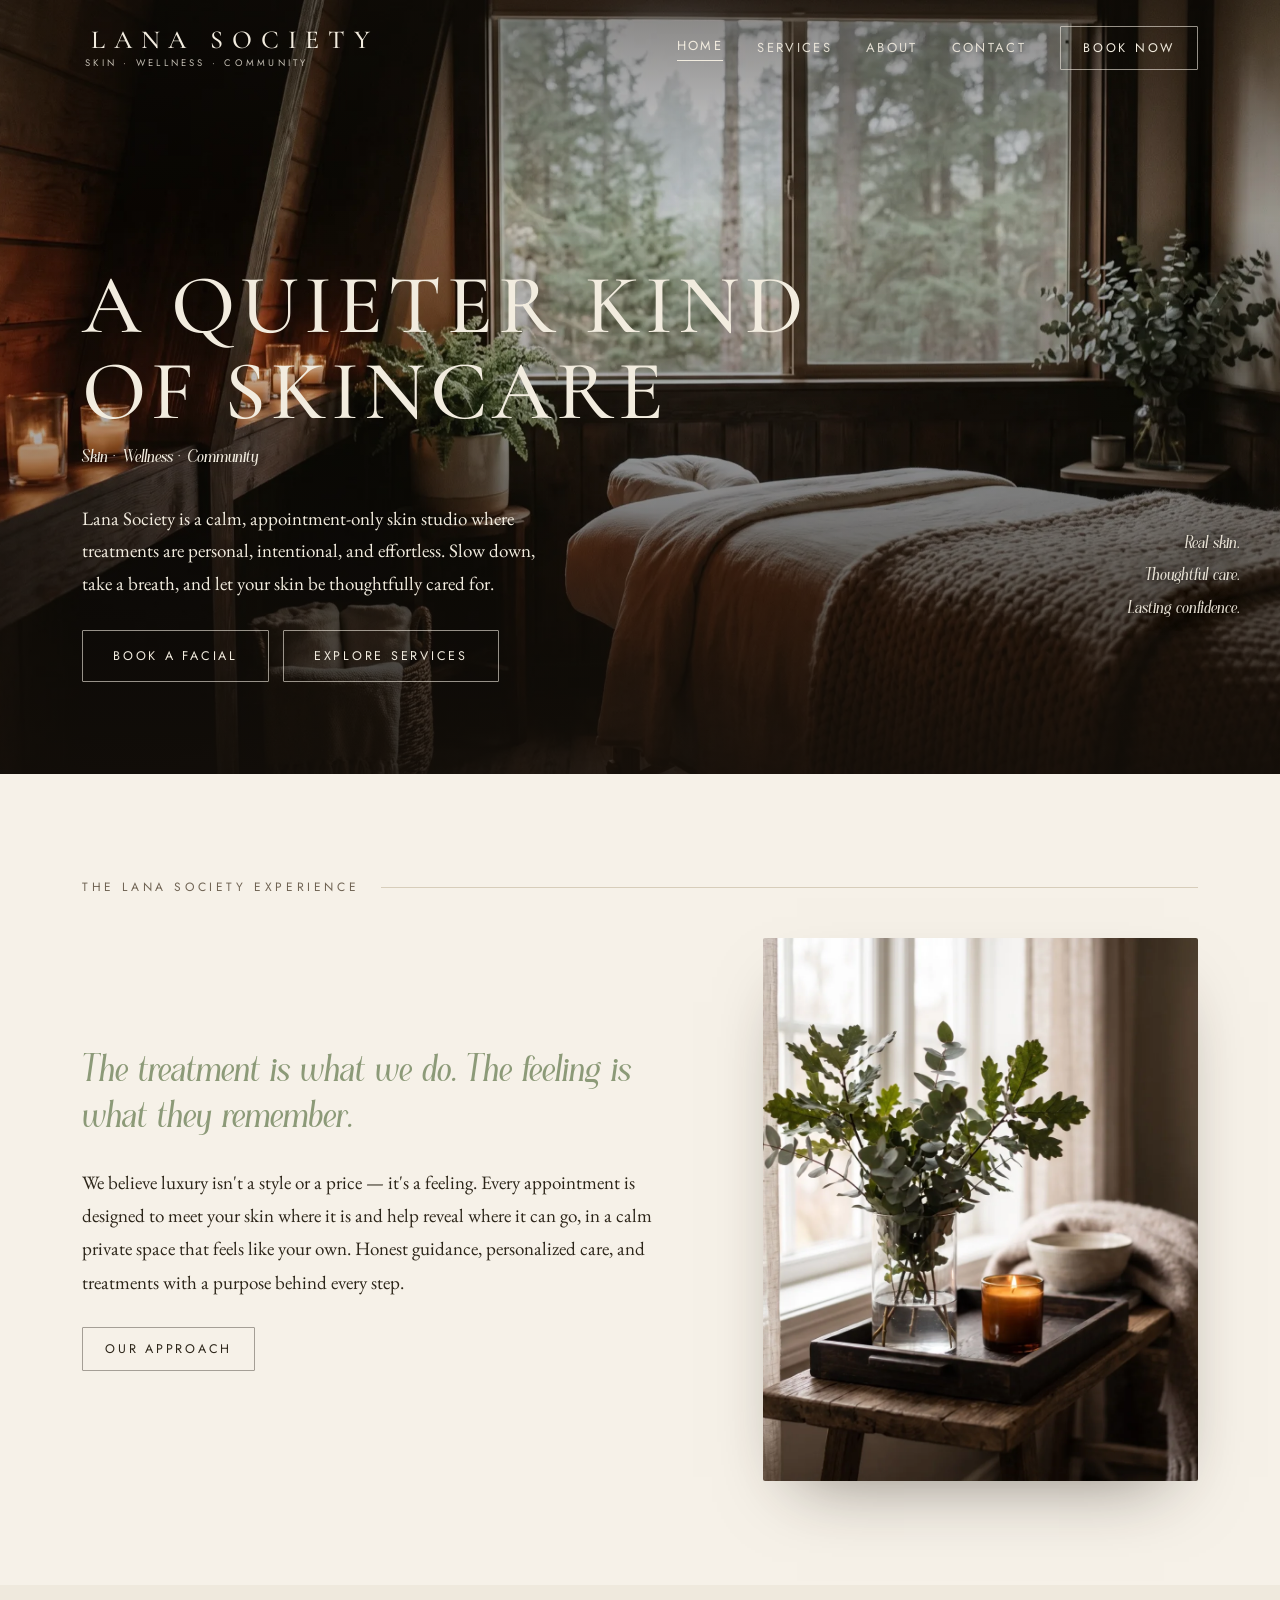
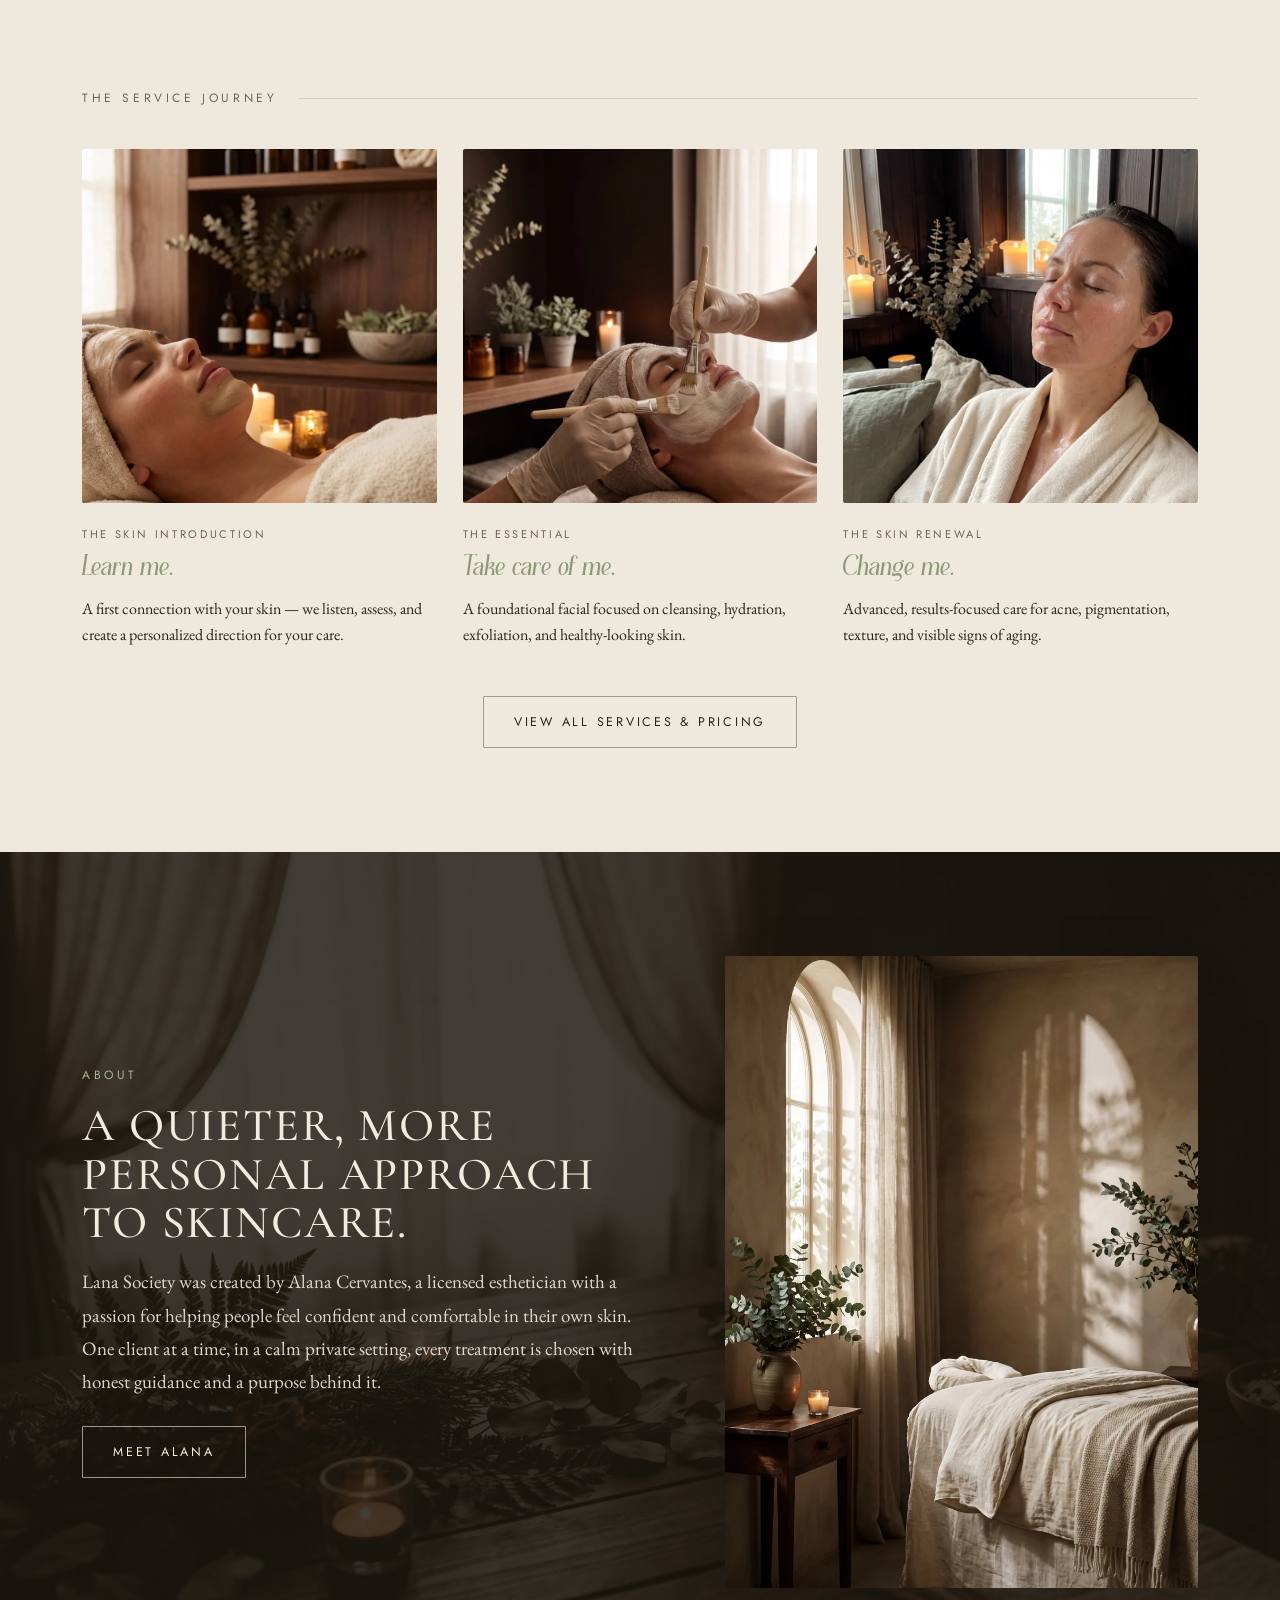
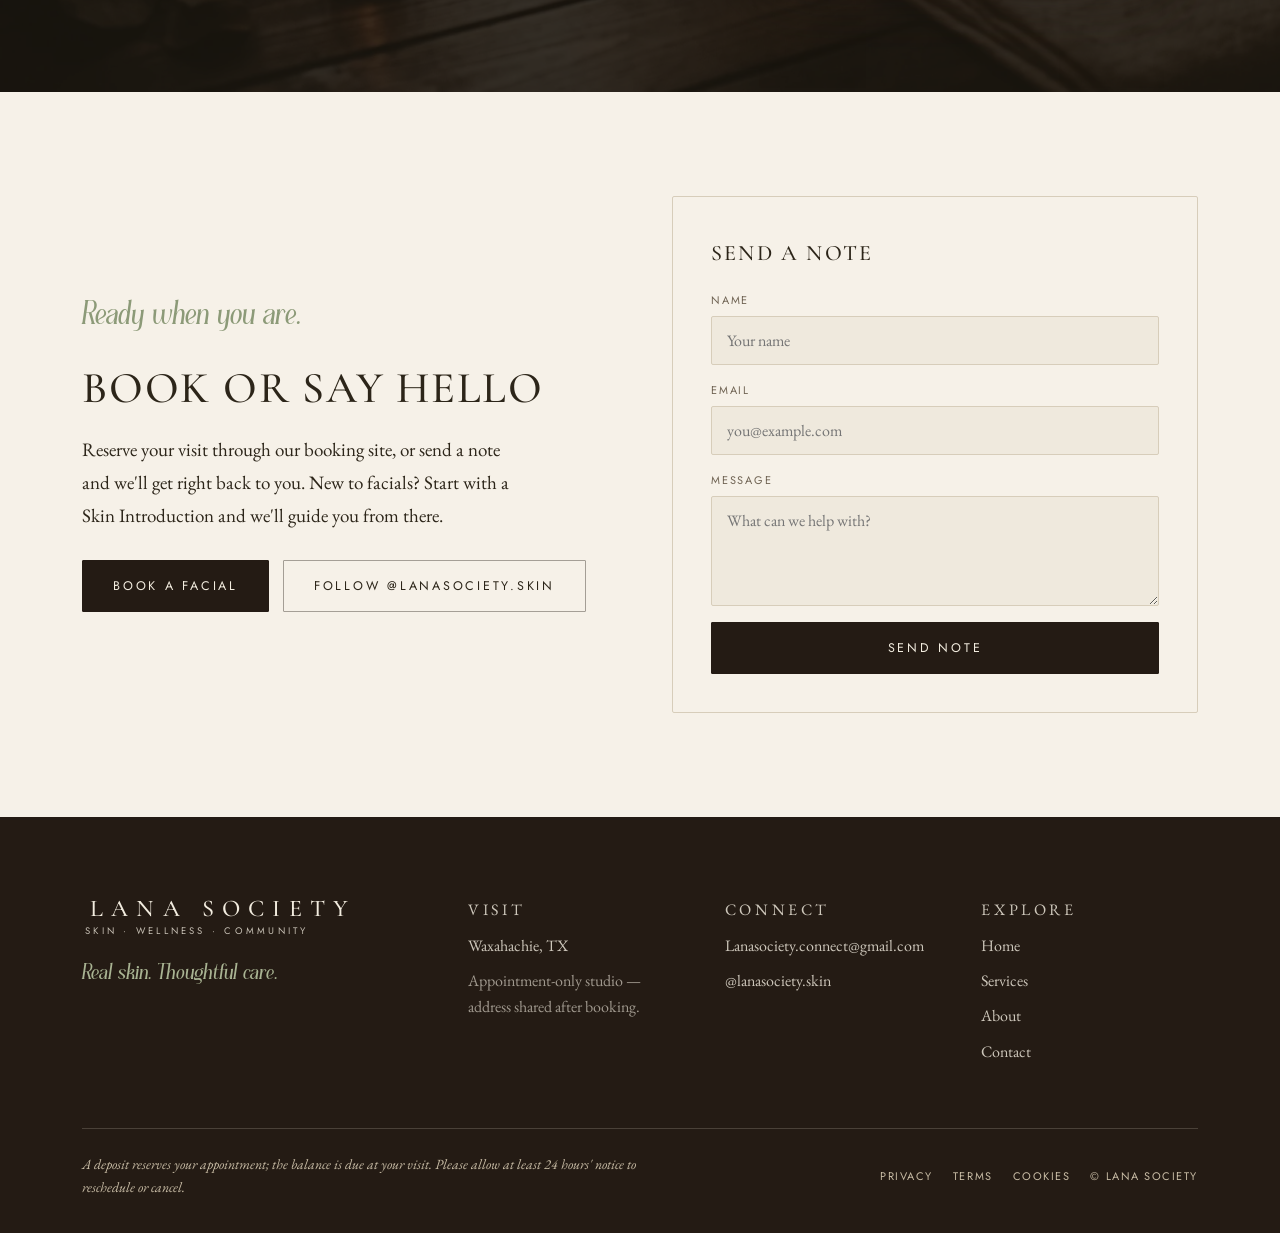
<file: index.html>
<!DOCTYPE html>
<html lang="en">
<head>
  <meta charset="utf-8">
  <meta name="viewport" content="width=device-width, initial-scale=1">
  <title>Lana Society — Skin Studio | Waxahachie · Dallas · DFW TX</title>
  <meta name="description" content="Lana Society is a calm, appointment-only skin studio serving Waxahachie, Dallas and the DFW area. Personalized facials, enhancements and brow services — real skin, thoughtful care, lasting confidence.">
  <link rel="canonical" href="https://www.lanasociety.com/">

  <!-- Open Graph -->
  <meta property="og:type" content="website">
  <meta property="og:url" content="https://www.lanasociety.com/">
  <meta property="og:title" content="Lana Society — Skin Studio | Waxahachie · Dallas · DFW TX">
  <meta property="og:description" content="A calm, appointment-only skin studio. Personalized facials, enhancements and brow services. Real skin, thoughtful care, lasting confidence.">
  <meta property="og:site_name" content="Lana Society">
  <meta property="og:locale" content="en_US">
  <meta property="og:image" content="https://www.lanasociety.com/assets/og-image.jpg">
  <meta property="og:image:width" content="1200">
  <meta property="og:image:height" content="630">
  <meta property="og:image:alt" content="Lana Society — a calm, candlelit spa treatment room">
  <meta name="twitter:card" content="summary_large_image">
  <meta name="twitter:title" content="Lana Society — Skin Studio | Waxahachie · Dallas TX">
  <meta name="twitter:description" content="A calm, appointment-only skin studio. Personalized facials, enhancements and brow services.">
  <meta name="twitter:image" content="https://www.lanasociety.com/assets/og-image.jpg">

  <!-- Geo -->
  <meta name="geo.region" content="US-TX">
  <meta name="geo.placename" content="Waxahachie, Texas">
  <meta name="geo.position" content="32.3868;-96.8486">
  <meta name="ICBM" content="32.3868, -96.8486">

  <!-- Local Business JSON-LD -->
  <script type="application/ld+json">
  {
    "@context": "https://schema.org",
    "@type": "BeautySalon",
    "name": "Lana Society",
    "description": "Boutique skin studio offering personalized facials, enhancements and brow services.",
    "url": "https://www.lanasociety.com/",
    "email": "Lanasociety.connect@gmail.com",
    "priceRange": "$$",
    "currenciesAccepted": "USD",
    "paymentAccepted": "Credit Card, Debit Card",
    "founder": { "@type": "Person", "name": "Alana Cervantes" },
    "sameAs": ["https://instagram.com/lanasociety.skin"],
    "address": { "@type": "PostalAddress", "addressLocality": "Waxahachie", "addressRegion": "TX", "addressCountry": "US" },
    "areaServed": [
      {"@type": "City", "name": "Waxahachie", "addressRegion": "TX"},
      {"@type": "City", "name": "Dallas", "addressRegion": "TX"},
      {"@type": "City", "name": "Duncanville", "addressRegion": "TX"},
      {"@type": "City", "name": "Cedar Hill", "addressRegion": "TX"},
      {"@type": "City", "name": "Midlothian", "addressRegion": "TX"},
      {"@type": "City", "name": "DeSoto", "addressRegion": "TX"},
      {"@type": "City", "name": "Red Oak", "addressRegion": "TX"},
      {"@type": "City", "name": "Ennis", "addressRegion": "TX"}
    ],
    "serviceType": ["Facial","Dermaplaning","Microdermabrasion","LED Light Therapy","Brow Lamination","Brow Tint","Skincare Consultation"]
  }
  </script>

  <link rel="icon" type="image/svg+xml" href="data:image/svg+xml,%3Csvg xmlns='http://www.w3.org/2000/svg' viewBox='0 0 72 120'%3E%3Cpath fill-rule='evenodd' clip-rule='evenodd' d='M44 56C43.4338 56 42.8738 56.0213 42.3164 56.0569C41.8978 56.0836 41.5058 56.2693 41.2071 56.5653C39.0702 58.6773 36.8018 60.6338 34.4684 62.44C33.7849 62.9698 34.1716 64.0658 35.0356 64.0231C36.3529 63.96 37.7049 64.0249 39.0809 64.2382C48.0996 65.6364 55.144 73.1396 55.9244 82.2338C56.9396 94.0747 47.6293 104 36 104C25.2996 104 16.5618 95.5964 16.0258 85.0293C16.0133 84.6871 16 84.3449 16 84V73.6684V61.4427C22.0284 57.9431 28.3067 53.5156 33.6916 48.0818C41.8551 39.8427 47.9609 29.288 48 16.1271C48.0258 7.26222 40.832 -0.00266593 31.9662 7.3389e-07C26.4098 0.00177851 21.712 0.432001 17.7733 1.09333C7.50578 2.81511 0 11.72 0 22.1298V46.0231C0 46.7262 0.778667 47.1591 1.368 46.7751C6.37511 43.5129 11.6036 39.464 15.7742 34.7573C15.9209 34.5929 16 34.3787 16 34.1582V24C16 22.8293 16.2578 21.7209 16.7093 20.7191C18.04 17.7671 21.1031 15.7636 24.6071 16.0222C28.8836 16.3387 32.0782 20.1253 31.9956 24.4133C31.9458 27.0169 31.4222 29.5236 30.5378 31.9262C27.9538 38.9467 22.2507 45.0649 16 50.0213C10.5004 54.3822 4.58489 57.8436 0 60.2311V69.1751V80V84V88C0 105.673 14.3271 120 32 120H36C37.3529 120 38.6862 119.919 40 119.773C57.9991 117.783 72 102.53 72 84C72 68.536 59.464 56 44 56' fill='%23241b14'/%3E%3C/svg%3E">
  <link rel="preconnect" href="https://fonts.googleapis.com">
  <link rel="preconnect" href="https://fonts.gstatic.com" crossorigin>
  <link href="https://fonts.googleapis.com/css2?family=Cormorant+Garamond:ital,wght@0,400;0,500;0,600;1,400;1,500&family=EB+Garamond:ital,wght@0,400;0,500;1,400&family=Jost:wght@300;400;500&family=Petit+Formal+Script&display=swap" rel="stylesheet">
  <link rel="stylesheet" href="assets/styles.css">
</head>
<body>
  <a class="skip-link" href="#main">Skip to content</a>

  <!-- NAV -->
  <header class="nav" id="nav">
    <div class="nav-inner">
      <a href="index.html" class="brand" aria-label="Lana Society — home">
        <span class="brand-name">Lana Society</span>
        <span class="brand-sub">Skin · Wellness · Community</span>
      </a>
      <nav class="nav-links" aria-label="Primary">
        <a href="index.html" class="active">Home</a>
        <a href="services.html">Services</a>
        <a href="about.html">About</a>
        <a href="#contact">Contact</a>
        <button class="btn btn-ghost btn-sm" onclick="book()">Book Now</button>
      </nav>
      <button class="burger" aria-label="Open menu" onclick="toggleMenu()">
        <svg width="20" height="20" viewBox="0 0 24 24" fill="none" stroke="currentColor" stroke-width="1.5" stroke-linecap="round"><path d="M4 7h16M4 12h16M4 17h16"/></svg>
      </button>
    </div>
  </header>
  <div class="mobile-menu" id="mobile-menu">
    <button class="mobile-close" aria-label="Close menu" onclick="closeMobileMenu()">
      <svg width="18" height="18" viewBox="0 0 24 24" fill="none" stroke="currentColor" stroke-width="1.5" stroke-linecap="round"><path d="M18 6 6 18M6 6l12 12"/></svg>
    </button>
    <a href="index.html" onclick="closeMobileMenu()">Home</a>
    <a href="services.html" onclick="closeMobileMenu()">Services</a>
    <a href="about.html" onclick="closeMobileMenu()">About</a>
    <a href="#contact" onclick="closeMobileMenu()">Contact</a>
    <button class="btn btn-ghost" onclick="book()">Book Now</button>
  </div>

  <main id="main">

  <!-- HERO -->
  <section class="hero">
    <div class="hero-bg"><img src="assets/hero-facial.webp" alt="Candlelit spa treatment room overlooking an evergreen forest at dusk"></div>
    <p class="hero-tag">Real skin.<br>Thoughtful care.<br>Lasting confidence.</p>
    <div class="hero-inner">
      <h1 data-reveal>A Quieter Kind<br>of Skincare</h1>
      <p class="hero-script" data-reveal>Skin · Wellness · Community</p>
      <p data-reveal>Lana Society is a calm, appointment-only skin studio where treatments are personal, intentional, and effortless. Slow down, take a breath, and let your skin be thoughtfully cared for.</p>
      <div class="hero-btns" data-reveal>
        <button class="btn btn-ghost" onclick="book()">Book a facial</button>
        <a class="btn btn-ghost" href="services.html">Explore services</a>
      </div>
    </div>
  </section>

  <!-- PHILOSOPHY -->
  <section class="experience">
    <div class="wrap sec">
      <div class="section-head" data-reveal>
        <span class="eyebrow">The Lana Society Experience</span>
        <hr class="rule">
      </div>
      <div class="experience-grid">
        <div data-reveal>
          <p class="experience-quote">The treatment is what we do. The feeling is what they remember.</p>
          <p class="lead">We believe luxury isn't a style or a price — it's a feeling. Every appointment is designed to meet your skin where it is and help reveal where it can go, in a calm private space that feels like your own. Honest guidance, personalized care, and treatments with a purpose behind every step.</p>
          <div style="margin-top:28px;"><a class="btn btn-outline-ink btn-sm" href="about.html">Our approach</a></div>
        </div>
        <div class="experience-media" data-reveal>
          <img src="assets/still-oak-candle.webp" alt="Glass vase of oak branches beside a lit candle on a dark wooden tray">
        </div>
      </div>
    </div>
  </section>

  <!-- FEATURED SERVICES -->
  <section class="wrap sec">
    <div class="section-head" data-reveal>
      <span class="eyebrow">The Service Journey</span>
      <hr class="rule">
    </div>
    <div class="journey">
      <article class="jcard" data-reveal>
        <div class="jcard-img"><img src="assets/treatment-eyes-closed.webp" alt="Woman relaxing with eyes closed during a facial"></div>
        <div class="jcard-kicker">The Skin Introduction</div>
        <p class="jcard-title">Learn me.</p>
        <p class="jcard-body">A first connection with your skin — we listen, assess, and create a personalized direction for your care.</p>
      </article>
      <article class="jcard" data-reveal>
        <div class="jcard-img"><img src="assets/treatment-mask-brush.webp" alt="Esthetician applying a facial mask with a brush"></div>
        <div class="jcard-kicker">The Essential</div>
        <p class="jcard-title">Take care of me.</p>
        <p class="jcard-body">A foundational facial focused on cleansing, hydration, exfoliation, and healthy-looking skin.</p>
      </article>
      <article class="jcard" data-reveal>
        <div class="jcard-img"><img src="assets/treatment-glow.webp" alt="Close-up of radiant, glowing skin after a facial"></div>
        <div class="jcard-kicker">The Skin Renewal</div>
        <p class="jcard-title">Change me.</p>
        <p class="jcard-body">Advanced, results-focused care for acne, pigmentation, texture, and visible signs of aging.</p>
      </article>
    </div>
    <div style="text-align:center;margin-top:48px;" data-reveal>
      <a class="btn btn-outline-ink" href="services.html">View all services &amp; pricing</a>
    </div>
  </section>

  <!-- ABOUT TEASER -->
  <section class="band-dark sec">
    <div class="band-bg"><img src="assets/band-forest.webp" alt=""></div>
    <div class="wrap">
      <div class="about-grid">
        <div data-reveal>
          <div class="eyebrow on-dark" style="margin-bottom:16px;">About</div>
          <h2 class="h2" style="color:var(--cream-fg);margin-bottom:18px;">A quieter, more personal approach to skincare.</h2>
          <p class="lead" style="color:var(--cream-fg);opacity:.9;">Lana Society was created by Alana Cervantes, a licensed esthetician with a passion for helping people feel confident and comfortable in their own skin. One client at a time, in a calm private setting, every treatment is chosen with honest guidance and a purpose behind it.</p>
          <div style="margin-top:28px;"><a class="btn btn-ghost" href="about.html">Meet Alana</a></div>
        </div>
        <div class="experience-media" data-reveal style="aspect-ratio:3/4;">
          <img src="assets/about-room-arch.webp" alt="Calm treatment room with an arched window and soft leaf shadows">
        </div>
      </div>
    </div>
  </section>

  <!-- CONTACT -->
  <section class="contact" id="contact">
    <div class="wrap sec">
      <div class="contact-grid">
        <div data-reveal>
          <span class="script">Ready when you are.</span>
          <h2>Book or Say Hello</h2>
          <p class="lead" style="margin:0 0 28px;max-width:440px;">Reserve your visit through our booking site, or send a note and we'll get right back to you. New to facials? Start with a Skin Introduction and we'll guide you from there.</p>
          <div class="hero-btns">
            <button class="btn btn-solid" onclick="book()">Book a facial</button>
            <a class="btn btn-outline-ink" href="https://instagram.com/lanasociety.skin" target="_blank" rel="noopener">Follow @lanasociety.skin</a>
          </div>
        </div>
        <div class="form-card" data-reveal>
          <form id="contact-form" onsubmit="submitContact(event)">
            <input type="hidden" name="access_key" value="983c66e5-e865-4ba7-bd61-35aeb88d0c50">
            <input type="hidden" name="subject" value="New Inquiry — Lana Society">
            <input type="hidden" name="from_name" value="Lana Society Website">
            <input type="hidden" name="replyto" value="Lanasociety.connect@gmail.com">
            <input type="checkbox" name="botcheck" style="display:none" tabindex="-1" autocomplete="off">
            <h3>Send a Note</h3>
            <div class="field">
              <label for="c-name">Name</label>
              <input id="c-name" name="name" type="text" placeholder="Your name" required>
            </div>
            <div class="field">
              <label for="c-email">Email</label>
              <input id="c-email" name="email" type="email" placeholder="you@example.com" required>
            </div>
            <div class="field">
              <label for="c-msg">Message</label>
              <textarea id="c-msg" name="message" placeholder="What can we help with?"></textarea>
            </div>
            <div id="contact-error" class="form-error hidden">Something went wrong. Please try again.</div>
            <button type="submit" id="contact-btn" class="btn btn-solid btn-full">Send note</button>
          </form>
          <div id="contact-success" class="form-success hidden">
            <div class="ic"><svg width="24" height="24" viewBox="0 0 24 24" fill="none" stroke="#8c9a78" stroke-width="1.6" stroke-linecap="round" stroke-linejoin="round"><path d="M20 6 9 17l-5-5"/></svg></div>
            <h3>Note Received</h3>
            <p>Thank you — we'll be in touch soon.</p>
          </div>
        </div>
      </div>
    </div>
  </section>

  </main>

  <!-- FOOTER -->
  <footer>
    <div class="footer-inner">
      <div class="footer-top">
        <div class="footer-brand">
          <div class="brand">
            <span class="brand-name">Lana Society</span>
            <span class="brand-sub">Skin · Wellness · Community</span>
          </div>
          <p class="footer-tag">Real skin. Thoughtful care.</p>
        </div>
        <div class="footer-col">
          <p class="footer-col-label">Visit</p>
          <p>Waxahachie, TX</p>
          <p style="opacity:.6;">Appointment-only studio — address shared after booking.</p>
        </div>
        <div class="footer-col">
          <p class="footer-col-label">Connect</p>
          <a href="mailto:Lanasociety.connect@gmail.com">Lanasociety.connect@gmail.com</a>
          <a href="https://instagram.com/lanasociety.skin" target="_blank" rel="noopener">@lanasociety.skin</a>
        </div>
        <div class="footer-col">
          <p class="footer-col-label">Explore</p>
          <a href="index.html">Home</a>
          <a href="services.html">Services</a>
          <a href="about.html">About</a>
          <a href="#contact">Contact</a>
        </div>
      </div>
      <div class="footer-bottom">
        <p>A deposit reserves your appointment; the balance is due at your visit. Please allow at least 24 hours' notice to reschedule or cancel.</p>
        <div class="footer-legal">
          <a href="legal.html#privacy">Privacy</a>
          <a href="legal.html#terms">Terms</a>
          <a href="legal.html#cookies">Cookies</a>
          <span style="color:var(--cream-mut);">© Lana Society</span>
        </div>
      </div>
    </div>
  </footer>

  <script src="assets/site.js"></script>
</body>
</html>
</file>
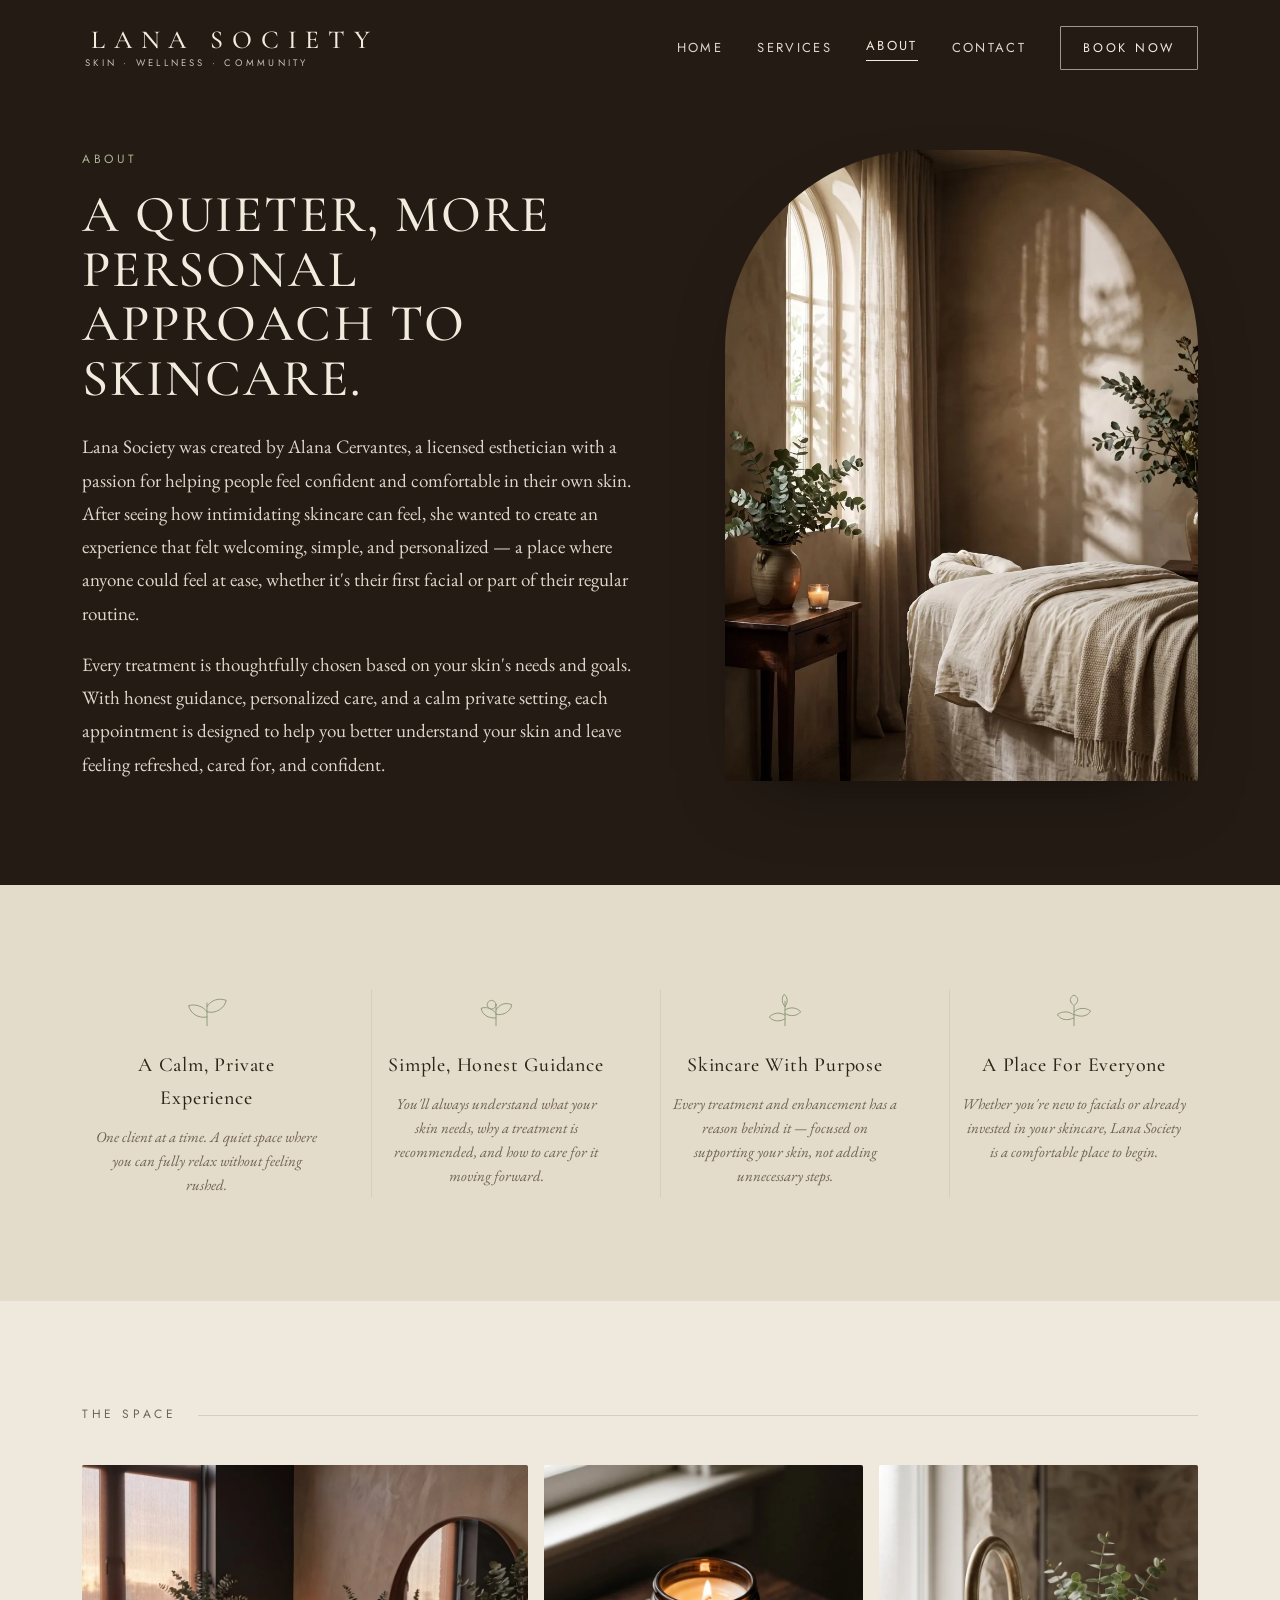
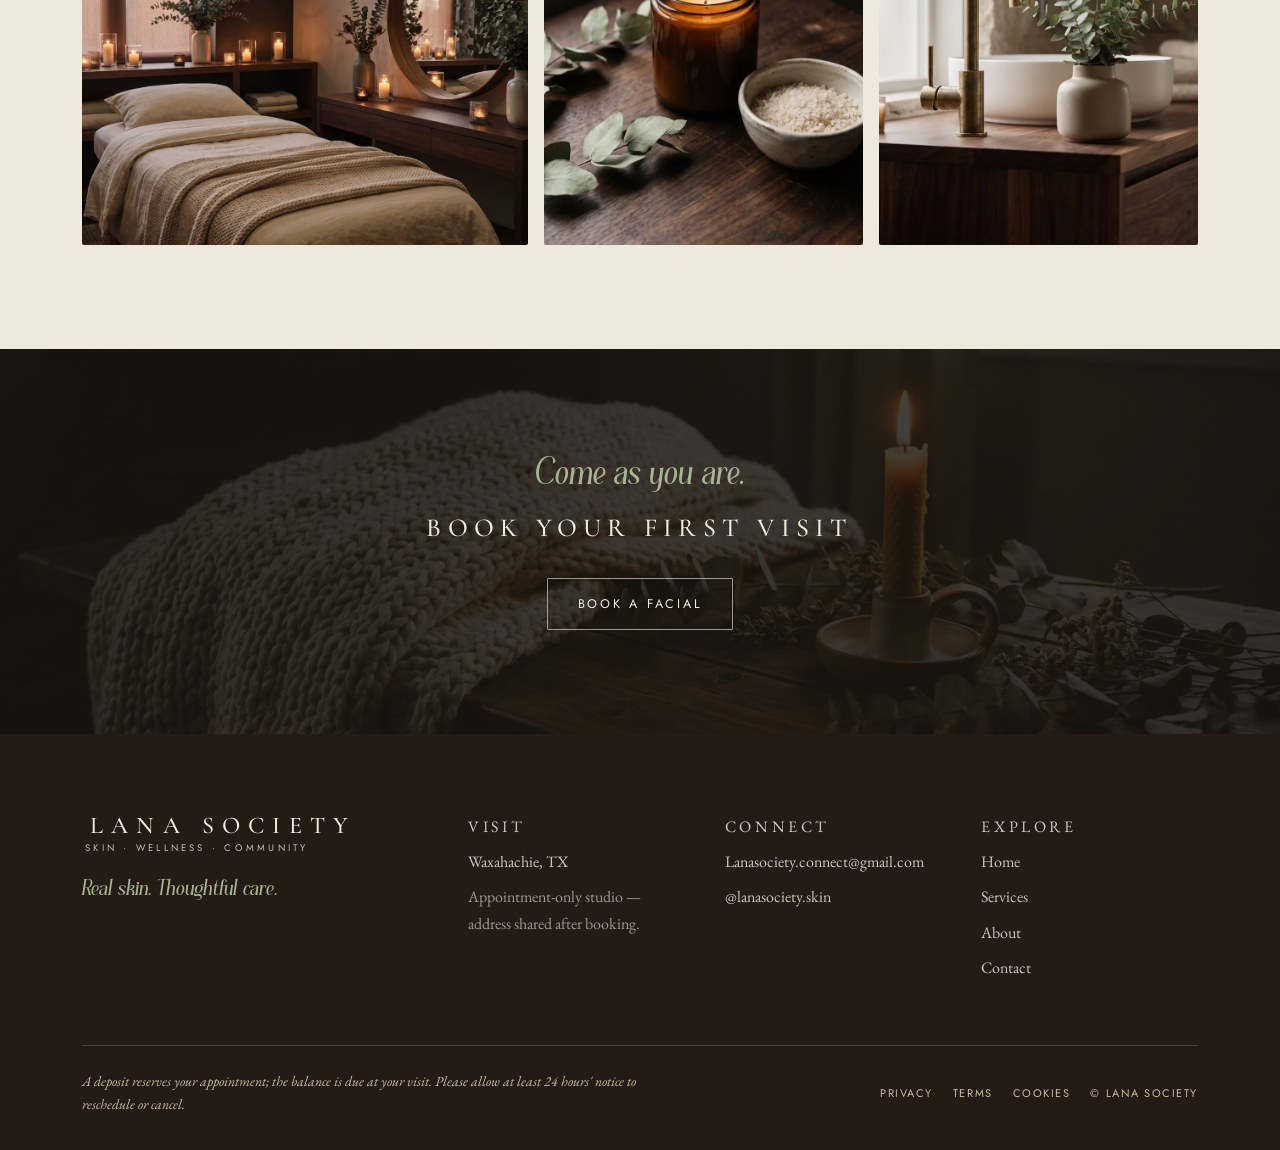
<file: about.html>
<!DOCTYPE html>
<html lang="en">
<head>
  <meta charset="utf-8">
  <meta name="viewport" content="width=device-width, initial-scale=1">
  <title>About — Meet Alana | Lana Society Skin Studio</title>
  <meta name="description" content="Lana Society was created by Alana Cervantes, a licensed esthetician offering a quieter, more personal approach to skincare in Waxahachie and the DFW area.">
  <link rel="canonical" href="https://www.lanasociety.com/about.html">
  <meta property="og:type" content="website">
  <meta property="og:url" content="https://www.lanasociety.com/about.html">
  <meta property="og:title" content="About — Meet Alana | Lana Society">
  <meta property="og:description" content="A quieter, more personal approach to skincare. Meet Alana Cervantes, licensed esthetician and founder of Lana Society.">
  <meta property="og:site_name" content="Lana Society">
  <meta property="og:image" content="https://www.lanasociety.com/assets/og-image.jpg">
  <meta property="og:image:width" content="1200">
  <meta property="og:image:height" content="630">
  <meta property="og:image:alt" content="Lana Society — a calm, candlelit spa treatment room">
  <meta name="twitter:card" content="summary_large_image">
  <meta name="twitter:title" content="About — Meet Alana | Lana Society">
  <meta name="twitter:description" content="A quieter, more personal approach to skincare. Meet Alana Cervantes, founder of Lana Society.">
  <meta name="twitter:image" content="https://www.lanasociety.com/assets/og-image.jpg">
  <script type="application/ld+json">
  {
    "@context": "https://schema.org",
    "@type": "AboutPage",
    "url": "https://www.lanasociety.com/about.html",
    "name": "About — Lana Society",
    "mainEntity": {
      "@type": "Person",
      "name": "Alana Cervantes",
      "jobTitle": "Licensed Esthetician",
      "worksFor": {
        "@type": "BeautySalon",
        "name": "Lana Society",
        "url": "https://www.lanasociety.com/",
        "sameAs": ["https://instagram.com/lanasociety.skin"]
      }
    }
  }
  </script>
  <link rel="icon" type="image/svg+xml" href="data:image/svg+xml,%3Csvg xmlns='http://www.w3.org/2000/svg' viewBox='0 0 72 120'%3E%3Cpath fill-rule='evenodd' clip-rule='evenodd' d='M44 56C43.4338 56 42.8738 56.0213 42.3164 56.0569C41.8978 56.0836 41.5058 56.2693 41.2071 56.5653C39.0702 58.6773 36.8018 60.6338 34.4684 62.44C33.7849 62.9698 34.1716 64.0658 35.0356 64.0231C36.3529 63.96 37.7049 64.0249 39.0809 64.2382C48.0996 65.6364 55.144 73.1396 55.9244 82.2338C56.9396 94.0747 47.6293 104 36 104C25.2996 104 16.5618 95.5964 16.0258 85.0293C16.0133 84.6871 16 84.3449 16 84V73.6684V61.4427C22.0284 57.9431 28.3067 53.5156 33.6916 48.0818C41.8551 39.8427 47.9609 29.288 48 16.1271C48.0258 7.26222 40.832 -0.00266593 31.9662 7.3389e-07C26.4098 0.00177851 21.712 0.432001 17.7733 1.09333C7.50578 2.81511 0 11.72 0 22.1298V46.0231C0 46.7262 0.778667 47.1591 1.368 46.7751C6.37511 43.5129 11.6036 39.464 15.7742 34.7573C15.9209 34.5929 16 34.3787 16 34.1582V24C16 22.8293 16.2578 21.7209 16.7093 20.7191C18.04 17.7671 21.1031 15.7636 24.6071 16.0222C28.8836 16.3387 32.0782 20.1253 31.9956 24.4133C31.9458 27.0169 31.4222 29.5236 30.5378 31.9262C27.9538 38.9467 22.2507 45.0649 16 50.0213C10.5004 54.3822 4.58489 57.8436 0 60.2311V69.1751V80V84V88C0 105.673 14.3271 120 32 120H36C37.3529 120 38.6862 119.919 40 119.773C57.9991 117.783 72 102.53 72 84C72 68.536 59.464 56 44 56' fill='%23241b14'/%3E%3C/svg%3E">
  <link rel="preconnect" href="https://fonts.googleapis.com">
  <link rel="preconnect" href="https://fonts.gstatic.com" crossorigin>
  <link href="https://fonts.googleapis.com/css2?family=Cormorant+Garamond:ital,wght@0,400;0,500;0,600;1,400;1,500&family=EB+Garamond:ital,wght@0,400;0,500;1,400&family=Jost:wght@300;400;500&family=Petit+Formal+Script&display=swap" rel="stylesheet">
  <link rel="stylesheet" href="assets/styles.css">
</head>
<body>
  <a class="skip-link" href="#main">Skip to content</a>

  <!-- NAV -->
  <header class="nav" id="nav">
    <div class="nav-inner">
      <a href="index.html" class="brand" aria-label="Lana Society — home">
        <span class="brand-name">Lana Society</span>
        <span class="brand-sub">Skin · Wellness · Community</span>
      </a>
      <nav class="nav-links" aria-label="Primary">
        <a href="index.html">Home</a>
        <a href="services.html">Services</a>
        <a href="about.html" class="active">About</a>
        <a href="index.html#contact">Contact</a>
        <button class="btn btn-ghost btn-sm" onclick="book()">Book Now</button>
      </nav>
      <button class="burger" aria-label="Open menu" onclick="toggleMenu()">
        <svg width="20" height="20" viewBox="0 0 24 24" fill="none" stroke="currentColor" stroke-width="1.5" stroke-linecap="round"><path d="M4 7h16M4 12h16M4 17h16"/></svg>
      </button>
    </div>
  </header>
  <div class="mobile-menu" id="mobile-menu">
    <button class="mobile-close" aria-label="Close menu" onclick="closeMobileMenu()">
      <svg width="18" height="18" viewBox="0 0 24 24" fill="none" stroke="currentColor" stroke-width="1.5" stroke-linecap="round"><path d="M18 6 6 18M6 6l12 12"/></svg>
    </button>
    <a href="index.html" onclick="closeMobileMenu()">Home</a>
    <a href="services.html" onclick="closeMobileMenu()">Services</a>
    <a href="about.html" onclick="closeMobileMenu()">About</a>
    <a href="index.html#contact" onclick="closeMobileMenu()">Contact</a>
    <button class="btn btn-ghost" onclick="book()">Book Now</button>
  </div>

  <main id="main">

  <!-- ABOUT HERO -->
  <section class="about-hero" style="padding-top:150px;">
    <div class="wrap sec" style="padding-top:0;">
      <div class="about-grid light">
        <div data-reveal>
          <div class="eyebrow on-dark" style="margin-bottom:18px;">About</div>
          <h1 class="h2" style="color:var(--cream-fg);font-size:clamp(32px,4.6vw,52px);margin-bottom:24px;">A quieter, more personal approach to skincare.</h1>
          <p class="lead" style="color:var(--cream-fg);opacity:.9;margin:0 0 18px;">Lana Society was created by Alana Cervantes, a licensed esthetician with a passion for helping people feel confident and comfortable in their own skin. After seeing how intimidating skincare can feel, she wanted to create an experience that felt welcoming, simple, and personalized — a place where anyone could feel at ease, whether it's their first facial or part of their regular routine.</p>
          <p class="lead" style="color:var(--cream-fg);opacity:.9;margin:0;">Every treatment is thoughtfully chosen based on your skin's needs and goals. With honest guidance, personalized care, and a calm private setting, each appointment is designed to help you better understand your skin and leave feeling refreshed, cared for, and confident.</p>
        </div>
        <div class="about-media arch" data-reveal>
          <img src="assets/about-room-arch.webp" alt="Calm treatment room with a tall arched window and soft leaf shadows">
        </div>
      </div>
    </div>
  </section>

  <!-- VALUES -->
  <section class="values">
    <div class="wrap sec">
      <h2 class="sr-only">What makes Lana Society different</h2>
      <div class="values-grid">
        <div class="value" data-reveal>
          <div class="ic"><svg width="42" height="42" viewBox="0 0 48 48" fill="none" stroke="currentColor" stroke-width="1.1" stroke-linecap="round" stroke-linejoin="round"><path d="M24 42V16"/><path d="M24 26c-5-7-14-9-21-7 2 9 11 15 21 13M24 20c5-8 14-10 22-7-2 9-12 16-22 13"/></svg></div>
          <h3>A Calm, Private Experience</h3>
          <p>One client at a time. A quiet space where you can fully relax without feeling rushed.</p>
        </div>
        <div class="value" data-reveal>
          <div class="ic"><svg width="42" height="42" viewBox="0 0 48 48" fill="none" stroke="currentColor" stroke-width="1.1" stroke-linecap="round" stroke-linejoin="round"><path d="M24 42V18"/><path d="M24 28c-4-6-11-8-17-6 1 7 8 12 17 11M24 24c4-7 11-9 18-6-1 7-9 13-18 11M24 18a5 5 0 1 1 0-.1Z"/></svg></div>
          <h3>Simple, Honest Guidance</h3>
          <p>You'll always understand what your skin needs, why a treatment is recommended, and how to care for it moving forward.</p>
        </div>
        <div class="value" data-reveal>
          <div class="ic"><svg width="42" height="42" viewBox="0 0 48 48" fill="none" stroke="currentColor" stroke-width="1.1" stroke-linecap="round" stroke-linejoin="round"><path d="M24 42V14"/><path d="M24 30c-6-4-13-3-18 2 4 5 12 6 18 2M24 24c6-4 13-3 18 2-4 5-12 6-18 2M24 20c-4-4-4-10-1-14 4 3 5 9 1 14"/></svg></div>
          <h3>Skincare With Purpose</h3>
          <p>Every treatment and enhancement has a reason behind it — focused on supporting your skin, not adding unnecessary steps.</p>
        </div>
        <div class="value" data-reveal>
          <div class="ic"><svg width="42" height="42" viewBox="0 0 48 48" fill="none" stroke="currentColor" stroke-width="1.1" stroke-linecap="round" stroke-linejoin="round"><path d="M24 42V20"/><path d="M24 30c-5-5-13-5-19-1 3 6 11 8 19 4M24 26c5-5 13-5 19-1-3 6-11 8-19 4M20 14c1 3 4 5 4 5s3-2 4-5-1-6-4-7c-3 1-5 4-4 7Z"/></svg></div>
          <h3>A Place For Everyone</h3>
          <p>Whether you're new to facials or already invested in your skincare, Lana Society is a comfortable place to begin.</p>
        </div>
      </div>
    </div>
  </section>

  <!-- STUDIO GALLERY -->
  <section class="wrap sec">
    <div class="section-head" data-reveal>
      <span class="eyebrow">The Space</span>
      <hr class="rule">
    </div>
    <div class="about-trio" data-reveal>
      <div class="t wide"><img src="assets/about-1.webp" alt="Cozy spa treatment room with candles and a leafy plant by the window"></div>
      <div class="t"><img src="assets/about-2.webp" alt="Lit candle and eucalyptus on a wooden surface"></div>
      <div class="t"><img src="assets/about-3.webp" alt="Brass faucet over a clean basin with a small potted plant"></div>
    </div>
  </section>

  <!-- CTA -->
  <section class="band-dark sec">
    <div class="band-bg"><img src="assets/band-knit.webp" alt=""></div>
    <div class="wrap" style="text-align:center;">
      <p class="script" data-reveal style="font-size:38px;color:#a9b493;margin:0 0 12px;">Come as you are.</p>
      <h2 class="band-title" data-reveal style="margin-bottom:28px;">Book Your First Visit</h2>
      <div data-reveal><button class="btn btn-ghost" onclick="book()">Book a facial</button></div>
    </div>
  </section>

  </main>

  <!-- FOOTER -->
  <footer>
    <div class="footer-inner">
      <div class="footer-top">
        <div class="footer-brand">
          <div class="brand">
            <span class="brand-name">Lana Society</span>
            <span class="brand-sub">Skin · Wellness · Community</span>
          </div>
          <p class="footer-tag">Real skin. Thoughtful care.</p>
        </div>
        <div class="footer-col">
          <p class="footer-col-label">Visit</p>
          <p>Waxahachie, TX</p>
          <p style="opacity:.6;">Appointment-only studio — address shared after booking.</p>
        </div>
        <div class="footer-col">
          <p class="footer-col-label">Connect</p>
          <a href="mailto:Lanasociety.connect@gmail.com">Lanasociety.connect@gmail.com</a>
          <a href="https://instagram.com/lanasociety.skin" target="_blank" rel="noopener">@lanasociety.skin</a>
        </div>
        <div class="footer-col">
          <p class="footer-col-label">Explore</p>
          <a href="index.html">Home</a>
          <a href="services.html">Services</a>
          <a href="about.html">About</a>
          <a href="index.html#contact">Contact</a>
        </div>
      </div>
      <div class="footer-bottom">
        <p>A deposit reserves your appointment; the balance is due at your visit. Please allow at least 24 hours' notice to reschedule or cancel.</p>
        <div class="footer-legal">
          <a href="legal.html#privacy">Privacy</a>
          <a href="legal.html#terms">Terms</a>
          <a href="legal.html#cookies">Cookies</a>
          <span style="color:var(--cream-mut);">© Lana Society</span>
        </div>
      </div>
    </div>
  </footer>

  <script src="assets/site.js"></script>
</body>
</html>
</file>
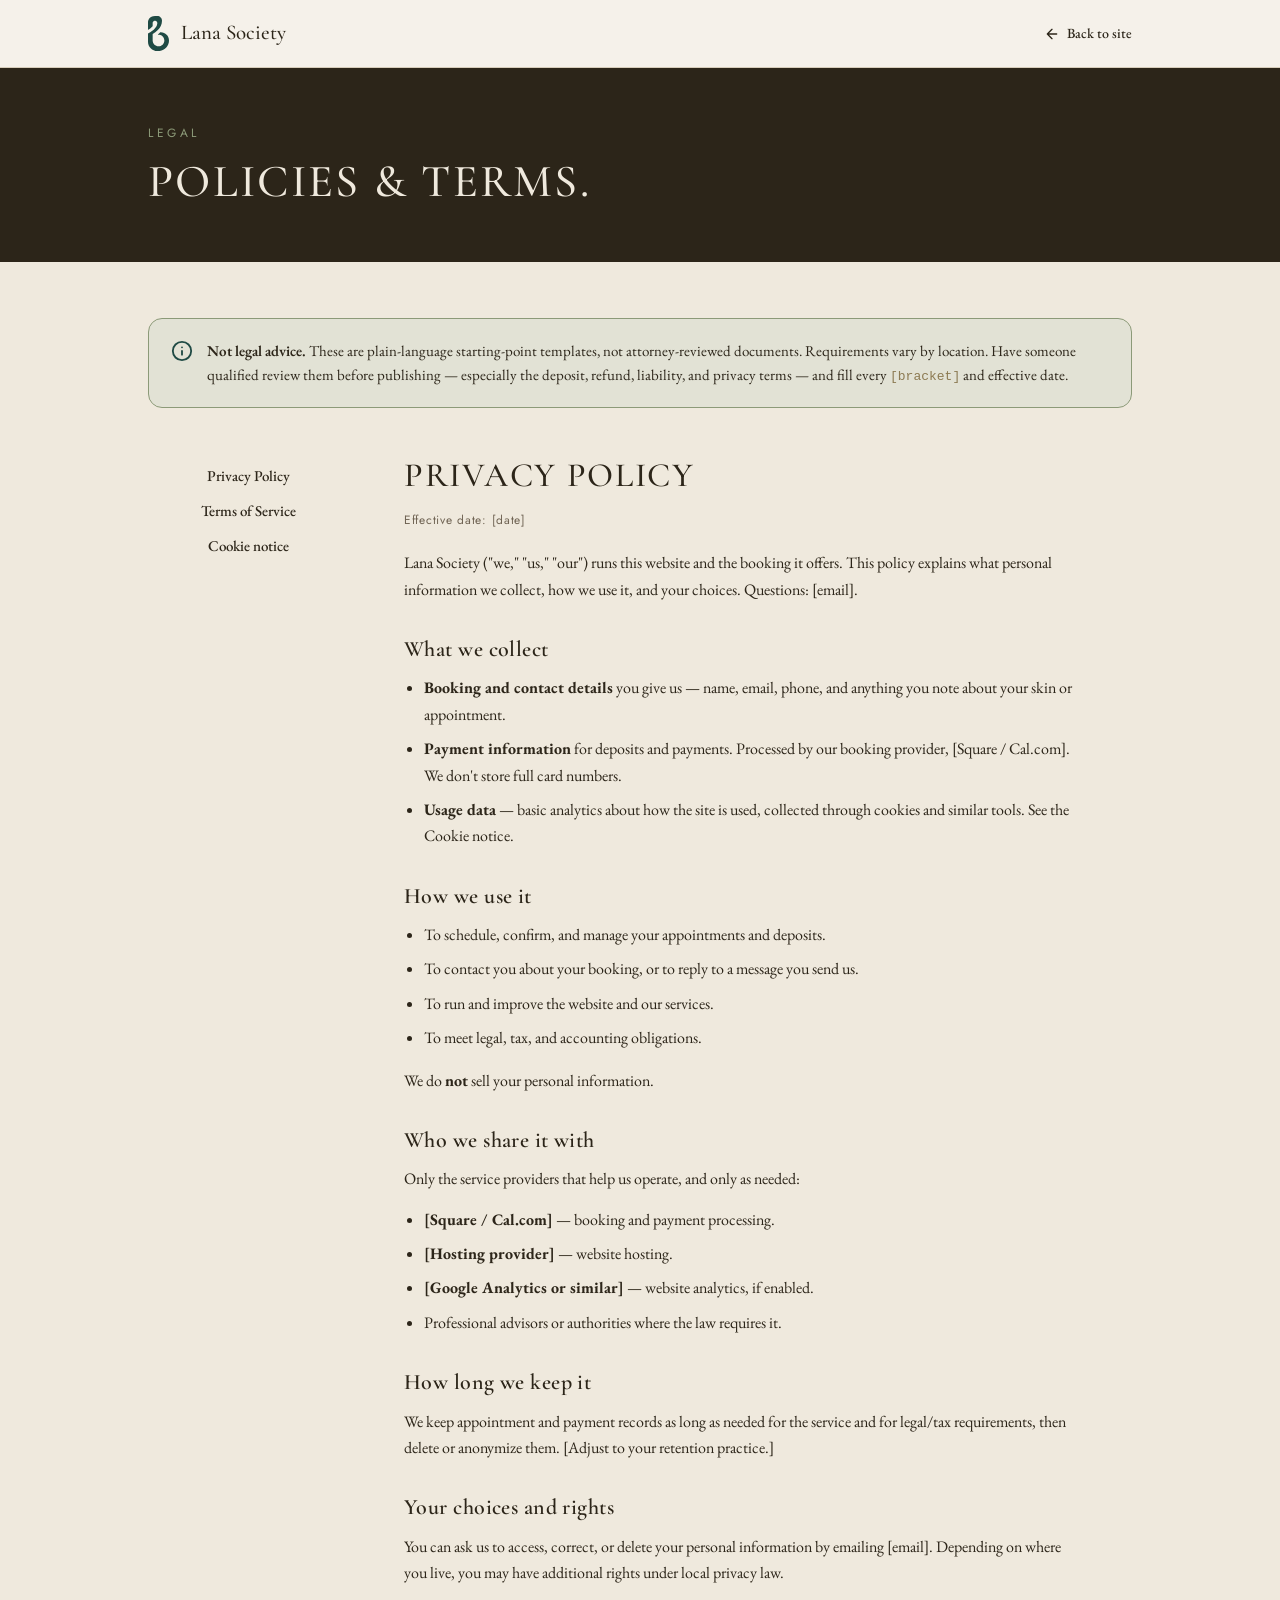
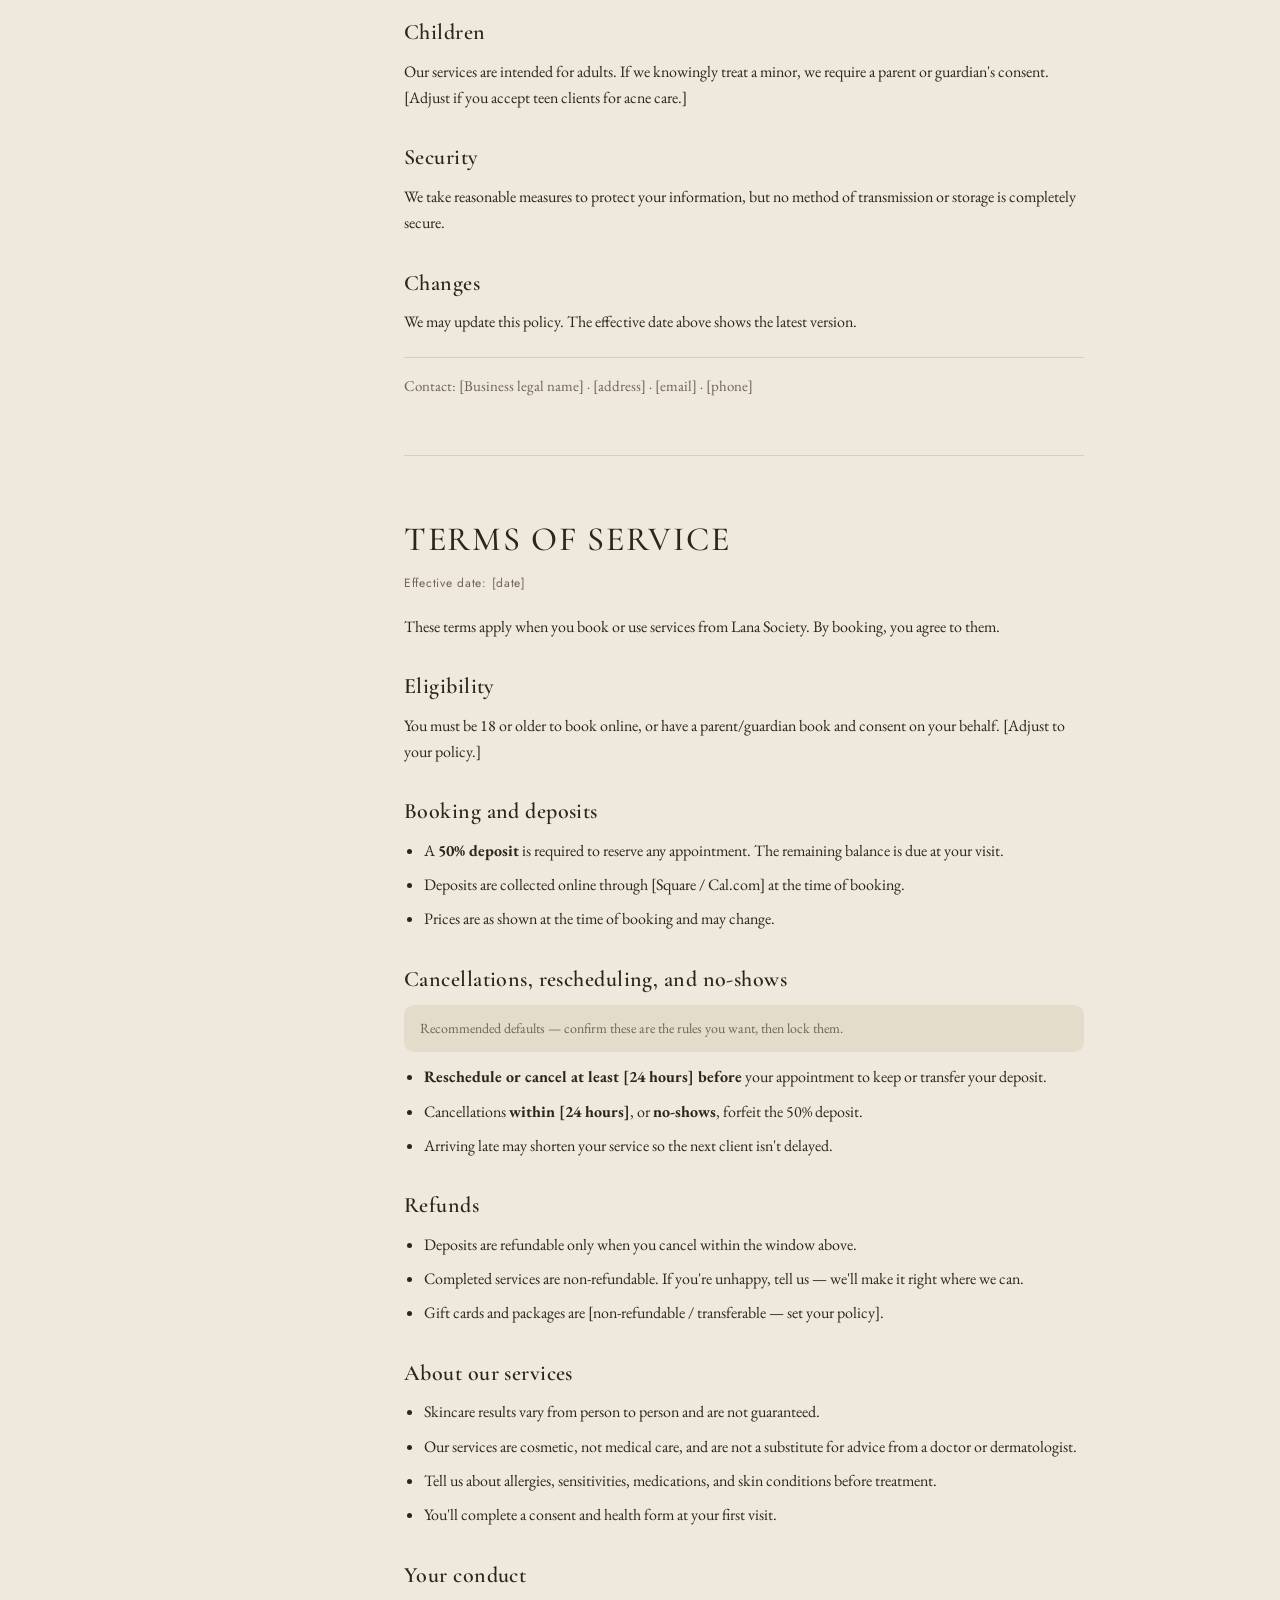
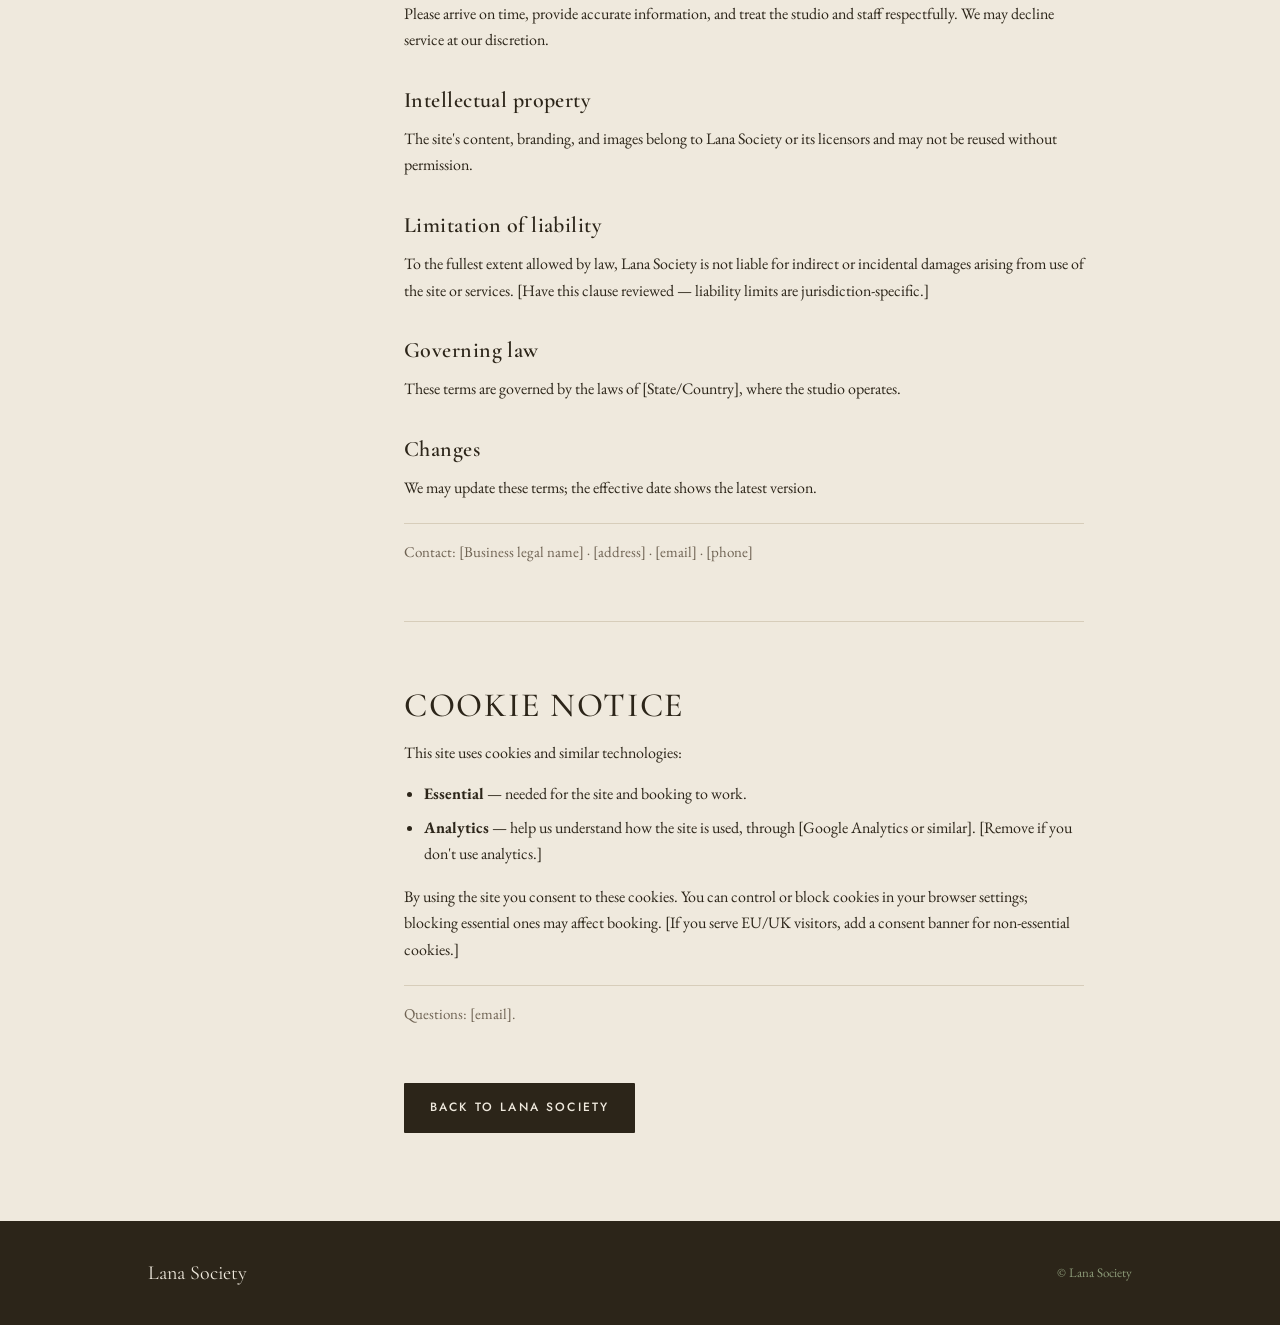
<file: legal.html>
<!DOCTYPE html>
<html lang="en">
<head>
  <meta charset="utf-8">
  <meta name="viewport" content="width=device-width, initial-scale=1">
  <title>Policies &amp; Terms — Lana Society</title>
  <meta name="description" content="Privacy Policy, Terms of Service and Cookie notice for Lana Society skin studio.">
  <link rel="canonical" href="https://www.lanasociety.com/legal.html">
  <meta property="og:type" content="website">
  <meta property="og:title" content="Policies &amp; Terms — Lana Society">
  <meta property="og:description" content="Privacy Policy, Terms of Service and Cookie notice for Lana Society.">
  <meta property="og:site_name" content="Lana Society">
  <meta property="og:image" content="https://www.lanasociety.com/assets/og-image.jpg">
  <meta property="og:image:width" content="1200">
  <meta property="og:image:height" content="630">
  <meta name="twitter:card" content="summary_large_image">
  <meta name="twitter:image" content="https://www.lanasociety.com/assets/og-image.jpg">
  <link rel="icon" type="image/svg+xml" href="data:image/svg+xml,%3Csvg xmlns='http://www.w3.org/2000/svg' viewBox='0 0 72 120'%3E%3Cpath fill-rule='evenodd' clip-rule='evenodd' d='M44 56C43.4338 56 42.8738 56.0213 42.3164 56.0569C41.8978 56.0836 41.5058 56.2693 41.2071 56.5653C39.0702 58.6773 36.8018 60.6338 34.4684 62.44C33.7849 62.9698 34.1716 64.0658 35.0356 64.0231C36.3529 63.96 37.7049 64.0249 39.0809 64.2382C48.0996 65.6364 55.144 73.1396 55.9244 82.2338C56.9396 94.0747 47.6293 104 36 104C25.2996 104 16.5618 95.5964 16.0258 85.0293C16.0133 84.6871 16 84.3449 16 84V73.6684V61.4427C22.0284 57.9431 28.3067 53.5156 33.6916 48.0818C41.8551 39.8427 47.9609 29.288 48 16.1271C48.0258 7.26222 40.832 -0.00266593 31.9662 7.3389e-07C26.4098 0.00177851 21.712 0.432001 17.7733 1.09333C7.50578 2.81511 0 11.72 0 22.1298V46.0231C0 46.7262 0.778667 47.1591 1.368 46.7751C6.37511 43.5129 11.6036 39.464 15.7742 34.7573C15.9209 34.5929 16 34.3787 16 34.1582V24C16 22.8293 16.2578 21.7209 16.7093 20.7191C18.04 17.7671 21.1031 15.7636 24.6071 16.0222C28.8836 16.3387 32.0782 20.1253 31.9956 24.4133C31.9458 27.0169 31.4222 29.5236 30.5378 31.9262C27.9538 38.9467 22.2507 45.0649 16 50.0213C10.5004 54.3822 4.58489 57.8436 0 60.2311V69.1751V80V84V88C0 105.673 14.3271 120 32 120H36C37.3529 120 38.6862 119.919 40 119.773C57.9991 117.783 72 102.53 72 84C72 68.536 59.464 56 44 56' fill='%231F4A44'/%3E%3C/svg%3E">
  <link rel="preconnect" href="https://fonts.googleapis.com">
  <link rel="preconnect" href="https://fonts.gstatic.com" crossorigin>
  <link href="https://fonts.googleapis.com/css2?family=Cormorant+Garamond:ital,wght@0,400;0,500;0,600&family=EB+Garamond:wght@400;500&family=Jost:wght@400;500&display=swap" rel="stylesheet">
  <style>
    :root {
      --pine: #2c2519; --tide: #8c7a52; --sage: #8c9a78;
      --sand: #e4dccb; --bone: #efe9dd; --charcoal: #2c2519;
      --muted: #e4dccb; --muted-fg: #6f6353;
      --overlay: #f6f1e8; --border: #d7cdba;
      --font-serif: 'Cormorant Garamond', Georgia, serif;
      --ui: 'Jost', system-ui, sans-serif;
    }
    *, *::before, *::after { box-sizing: border-box; }
    html { scroll-behavior: smooth; }
    body { margin: 0; padding: 0; background: var(--bone); color: var(--charcoal); font-family: 'EB Garamond', Georgia, serif; font-size: 18px; -webkit-font-smoothing: antialiased; line-height: 1.65; }
    a { color: var(--tide); text-decoration: none; transition: color .15s; }
    a:hover { color: var(--pine); }
    ::selection { background: var(--sage); color: var(--pine); }
    .sr-only { position:absolute; width:1px; height:1px; padding:0; margin:-1px; overflow:hidden; clip:rect(0,0,0,0); white-space:nowrap; border:0; }
    .skip-link { position:fixed; top:10px; left:10px; z-index:100; transform:translateY(-160%); transition:transform .2s; background:var(--pine); color:var(--bone); font-family:var(--ui); font-size:13px; letter-spacing:.1em; text-transform:uppercase; padding:12px 18px; border-radius:2px; }
    .skip-link:focus { transform:translateY(0); }
    :focus-visible { outline:2px solid var(--sage); outline-offset:3px; }

    header {
      position: sticky; top: 0; z-index: 50;
      background: rgba(245,242,235,.9); backdrop-filter: blur(10px);
      -webkit-backdrop-filter: blur(10px); border-bottom: 1px solid var(--border);
    }
    nav { max-width: 1040px; margin: 0 auto; padding: 16px 28px; display: flex; align-items: center; justify-content: space-between; gap: 20px; }
    .logo { display: flex; align-items: center; gap: 12px; color: var(--pine); font-family: var(--font-serif); font-weight: 500; font-size: 21px; }
    .back-link { display: inline-flex; align-items: center; gap: 7px; font-size: 14px; font-weight: 500; color: var(--pine); }

    .title-band { background: var(--pine); color: var(--bone); }
    .title-band-inner { max-width: 1040px; margin: 0 auto; padding: 56px 28px; }
    .title-band .label { font-family: var(--ui); font-size: 12px; letter-spacing: .3em; text-transform: uppercase; color: var(--sage); margin-bottom: 14px; }
    .title-band h1 { font-family: var(--font-serif); font-weight: 500; font-size: 46px; line-height: 1.04; letter-spacing: .05em; text-transform: uppercase; color: var(--bone); margin: 0; }

    .wrap { max-width: 1040px; margin: 0 auto; padding: 56px 28px 88px; }
    .disclaimer { display: flex; gap: 14px; background: rgba(157,186,166,.16); border: 1px solid var(--sage); border-radius: 14px; padding: 20px 22px; margin-bottom: 40px; }
    .disclaimer p { margin: 0; font-size: 15px; color: var(--charcoal); line-height: 1.6; }
    .disclaimer code { font-family: monospace; font-size: 13px; color: var(--tide); }

    .lg-grid { display: grid; grid-template-columns: 200px 1fr; gap: 56px; align-items: start; }
    .toc { position: sticky; top: 104px; display: flex; flex-direction: column; gap: 10px; }
    .toc a { font-size: 15px; font-weight: 500; color: var(--pine); }
    .content { max-width: 680px; }

    .lg-sec { scroll-margin-top: 104px; }
    .lg-sec h2 { font-family: var(--font-serif); font-weight: 500; font-size: 34px; letter-spacing: .05em; text-transform: uppercase; color: var(--pine); margin: 0 0 6px; }
    .eff-date { font-family: var(--ui); font-size: 12px; letter-spacing: .06em; color: var(--muted-fg); margin-bottom: 20px; }
    .lg-h3 { font-family: var(--font-serif); font-weight: 600; font-size: 22px; letter-spacing: .02em; color: var(--pine); margin: 28px 0 8px; }
    .lg-p { font-size: 16px; color: var(--charcoal); margin: 0 0 14px; }
    .lg-ul { margin: 0 0 16px; padding-left: 20px; }
    .lg-ul li { font-size: 16px; color: var(--charcoal); margin: 0 0 8px; }
    .lg-contact { font-size: 15px; color: var(--muted-fg); border-top: 1px solid var(--border); margin-top: 22px; padding-top: 16px; }
    .divider { height: 1px; background: var(--border); margin: 56px 0; }
    .rec-box { background: var(--muted); border-radius: 10px; padding: 12px 16px; margin: 0 0 12px; font-size: 14px; color: var(--muted-fg); }

    .btn { display: inline-flex; align-items: center; justify-content: center; cursor: pointer; border: none; font-family: var(--ui); font-weight: 500; font-size: 12px; letter-spacing: .18em; text-transform: uppercase; border-radius: 1px; padding: 0 26px; height: 50px; transition: opacity .15s; white-space: nowrap; }
    .btn-primary { background: var(--pine); color: var(--bone); }
    .btn-primary:hover { opacity: .88; }

    footer { background: var(--pine); color: var(--bone); }
    .footer-inner { max-width: 1040px; margin: 0 auto; padding: 36px 28px; display: flex; flex-wrap: wrap; gap: 12px; justify-content: space-between; align-items: center; }
    .footer-name { font-family: var(--font-serif); font-size: 20px; color: var(--bone); }
    .footer-copy { font-size: 13px; color: var(--sage); }

    @media (max-width: 820px) {
      .lg-grid { grid-template-columns: 1fr; }
      .toc { position: static; flex-direction: row; flex-wrap: wrap; gap: 8px 18px; margin-bottom: 8px; }
      .lg-sec { scroll-margin-top: 80px; }
      .wrap { padding: 44px 22px; }
      .title-band-inner { padding: 44px 22px; }
    }
  </style>
</head>
<body>
  <a class="skip-link" href="#main">Skip to content</a>
  <header>
    <nav>
      <a href="index.html" class="logo">
        <svg width="21" height="35" viewBox="0 0 72 120" fill="none" aria-hidden="true">
          <path fill-rule="evenodd" clip-rule="evenodd" d="M44 56C43.4338 56 42.8738 56.0213 42.3164 56.0569C41.8978 56.0836 41.5058 56.2693 41.2071 56.5653C39.0702 58.6773 36.8018 60.6338 34.4684 62.44C33.7849 62.9698 34.1716 64.0658 35.0356 64.0231C36.3529 63.96 37.7049 64.0249 39.0809 64.2382C48.0996 65.6364 55.144 73.1396 55.9244 82.2338C56.9396 94.0747 47.6293 104 36 104C25.2996 104 16.5618 95.5964 16.0258 85.0293C16.0133 84.6871 16 84.3449 16 84V73.6684V61.4427C22.0284 57.9431 28.3067 53.5156 33.6916 48.0818C41.8551 39.8427 47.9609 29.288 48 16.1271C48.0258 7.26222 40.832 -0.00266593 31.9662 7.3389e-07C26.4098 0.00177851 21.712 0.432001 17.7733 1.09333C7.50578 2.81511 0 11.72 0 22.1298V46.0231C0 46.7262 0.778667 47.1591 1.368 46.7751C6.37511 43.5129 11.6036 39.464 15.7742 34.7573C15.9209 34.5929 16 34.3787 16 34.1582V24C16 22.8293 16.2578 21.7209 16.7093 20.7191C18.04 17.7671 21.1031 15.7636 24.6071 16.0222C28.8836 16.3387 32.0782 20.1253 31.9956 24.4133C31.9458 27.0169 31.4222 29.5236 30.5378 31.9262C27.9538 38.9467 22.2507 45.0649 16 50.0213C10.5004 54.3822 4.58489 57.8436 0 60.2311V69.1751V80V84V88C0 105.673 14.3271 120 32 120H36C37.3529 120 38.6862 119.919 40 119.773C57.9991 117.783 72 102.53 72 84C72 68.536 59.464 56 44 56" fill="#1F4A44"/>
        </svg>
        Lana Society
      </a>
      <a href="index.html" class="back-link">
        <svg width="16" height="16" viewBox="0 0 24 24" fill="none" stroke="currentColor" stroke-width="2" stroke-linecap="round" stroke-linejoin="round"><path d="M19 12H5M12 19l-7-7 7-7"/></svg>
        Back to site
      </a>
    </nav>
  </header>

  <main id="main">
  <div class="title-band">
    <div class="title-band-inner">
      <div class="label">Legal</div>
      <h1>Policies &amp; terms.</h1>
    </div>
  </div>

  <div class="wrap">
    <div class="disclaimer">
      <svg width="22" height="22" viewBox="0 0 24 24" fill="none" stroke="#1F4A44" stroke-width="2" stroke-linecap="round" stroke-linejoin="round" style="flex-shrink:0;margin-top:1px;"><circle cx="12" cy="12" r="10"/><path d="M12 16v-4M12 8h.01"/></svg>
      <p><strong style="color:var(--pine);font-weight:600;">Not legal advice.</strong> These are plain-language starting-point templates, not attorney-reviewed documents. Requirements vary by location. Have someone qualified review them before publishing — especially the deposit, refund, liability, and privacy terms — and fill every <code>[bracket]</code> and effective date.</p>
    </div>

    <div class="lg-grid">
      <nav class="toc">
        <a href="#privacy">Privacy Policy</a>
        <a href="#terms">Terms of Service</a>
        <a href="#cookies">Cookie notice</a>
      </nav>

      <div class="content">

        <section id="privacy" class="lg-sec">
          <h2>Privacy Policy</h2>
          <div class="eff-date">Effective date: [date]</div>
          <p class="lg-p">Lana Society ("we," "us," "our") runs this website and the booking it offers. This policy explains what personal information we collect, how we use it, and your choices. Questions: [email].</p>

          <h3 class="lg-h3">What we collect</h3>
          <ul class="lg-ul">
            <li><strong>Booking and contact details</strong> you give us — name, email, phone, and anything you note about your skin or appointment.</li>
            <li><strong>Payment information</strong> for deposits and payments. Processed by our booking provider, [Square / Cal.com]. We don't store full card numbers.</li>
            <li><strong>Usage data</strong> — basic analytics about how the site is used, collected through cookies and similar tools. See the Cookie notice.</li>
          </ul>

          <h3 class="lg-h3">How we use it</h3>
          <ul class="lg-ul">
            <li>To schedule, confirm, and manage your appointments and deposits.</li>
            <li>To contact you about your booking, or to reply to a message you send us.</li>
            <li>To run and improve the website and our services.</li>
            <li>To meet legal, tax, and accounting obligations.</li>
          </ul>
          <p class="lg-p">We do <strong>not</strong> sell your personal information.</p>

          <h3 class="lg-h3">Who we share it with</h3>
          <p class="lg-p">Only the service providers that help us operate, and only as needed:</p>
          <ul class="lg-ul">
            <li><strong>[Square / Cal.com]</strong> — booking and payment processing.</li>
            <li><strong>[Hosting provider]</strong> — website hosting.</li>
            <li><strong>[Google Analytics or similar]</strong> — website analytics, if enabled.</li>
            <li>Professional advisors or authorities where the law requires it.</li>
          </ul>

          <h3 class="lg-h3">How long we keep it</h3>
          <p class="lg-p">We keep appointment and payment records as long as needed for the service and for legal/tax requirements, then delete or anonymize them. [Adjust to your retention practice.]</p>

          <h3 class="lg-h3">Your choices and rights</h3>
          <p class="lg-p">You can ask us to access, correct, or delete your personal information by emailing [email]. Depending on where you live, you may have additional rights under local privacy law.</p>

          <h3 class="lg-h3">Children</h3>
          <p class="lg-p">Our services are intended for adults. If we knowingly treat a minor, we require a parent or guardian's consent. [Adjust if you accept teen clients for acne care.]</p>

          <h3 class="lg-h3">Security</h3>
          <p class="lg-p">We take reasonable measures to protect your information, but no method of transmission or storage is completely secure.</p>

          <h3 class="lg-h3">Changes</h3>
          <p class="lg-p">We may update this policy. The effective date above shows the latest version.</p>
          <div class="lg-contact">Contact: [Business legal name] · [address] · [email] · [phone]</div>
        </section>

        <div class="divider"></div>

        <section id="terms" class="lg-sec">
          <h2>Terms of Service</h2>
          <div class="eff-date">Effective date: [date]</div>
          <p class="lg-p">These terms apply when you book or use services from Lana Society. By booking, you agree to them.</p>

          <h3 class="lg-h3">Eligibility</h3>
          <p class="lg-p">You must be 18 or older to book online, or have a parent/guardian book and consent on your behalf. [Adjust to your policy.]</p>

          <h3 class="lg-h3">Booking and deposits</h3>
          <ul class="lg-ul">
            <li>A <strong>50% deposit</strong> is required to reserve any appointment. The remaining balance is due at your visit.</li>
            <li>Deposits are collected online through [Square / Cal.com] at the time of booking.</li>
            <li>Prices are as shown at the time of booking and may change.</li>
          </ul>

          <h3 class="lg-h3">Cancellations, rescheduling, and no-shows</h3>
          <div class="rec-box">Recommended defaults — confirm these are the rules you want, then lock them.</div>
          <ul class="lg-ul">
            <li><strong>Reschedule or cancel at least [24 hours] before</strong> your appointment to keep or transfer your deposit.</li>
            <li>Cancellations <strong>within [24 hours]</strong>, or <strong>no-shows</strong>, forfeit the 50% deposit.</li>
            <li>Arriving late may shorten your service so the next client isn't delayed.</li>
          </ul>

          <h3 class="lg-h3">Refunds</h3>
          <ul class="lg-ul">
            <li>Deposits are refundable only when you cancel within the window above.</li>
            <li>Completed services are non-refundable. If you're unhappy, tell us — we'll make it right where we can.</li>
            <li>Gift cards and packages are [non-refundable / transferable — set your policy].</li>
          </ul>

          <h3 class="lg-h3">About our services</h3>
          <ul class="lg-ul">
            <li>Skincare results vary from person to person and are not guaranteed.</li>
            <li>Our services are cosmetic, not medical care, and are not a substitute for advice from a doctor or dermatologist.</li>
            <li>Tell us about allergies, sensitivities, medications, and skin conditions before treatment.</li>
            <li>You'll complete a consent and health form at your first visit.</li>
          </ul>

          <h3 class="lg-h3">Your conduct</h3>
          <p class="lg-p">Please arrive on time, provide accurate information, and treat the studio and staff respectfully. We may decline service at our discretion.</p>

          <h3 class="lg-h3">Intellectual property</h3>
          <p class="lg-p">The site's content, branding, and images belong to Lana Society or its licensors and may not be reused without permission.</p>

          <h3 class="lg-h3">Limitation of liability</h3>
          <p class="lg-p">To the fullest extent allowed by law, Lana Society is not liable for indirect or incidental damages arising from use of the site or services. [Have this clause reviewed — liability limits are jurisdiction-specific.]</p>

          <h3 class="lg-h3">Governing law</h3>
          <p class="lg-p">These terms are governed by the laws of [State/Country], where the studio operates.</p>

          <h3 class="lg-h3">Changes</h3>
          <p class="lg-p">We may update these terms; the effective date shows the latest version.</p>
          <div class="lg-contact">Contact: [Business legal name] · [address] · [email] · [phone]</div>
        </section>

        <div class="divider"></div>

        <section id="cookies" class="lg-sec">
          <h2>Cookie notice</h2>
          <p class="lg-p">This site uses cookies and similar technologies:</p>
          <ul class="lg-ul">
            <li><strong>Essential</strong> — needed for the site and booking to work.</li>
            <li><strong>Analytics</strong> — help us understand how the site is used, through [Google Analytics or similar]. [Remove if you don't use analytics.]</li>
          </ul>
          <p class="lg-p">By using the site you consent to these cookies. You can control or block cookies in your browser settings; blocking essential ones may affect booking. [If you serve EU/UK visitors, add a consent banner for non-essential cookies.]</p>
          <div class="lg-contact">Questions: [email].</div>
        </section>

        <div style="margin-top:56px;">
          <a href="index.html" class="btn btn-primary">Back to Lana Society</a>
        </div>

      </div>
    </div>
  </div>

  </main>
  <footer>
    <div class="footer-inner">
      <span class="footer-name">Lana Society</span>
      <span class="footer-copy">© Lana Society</span>
    </div>
  </footer>
</body>
</html>
</file>
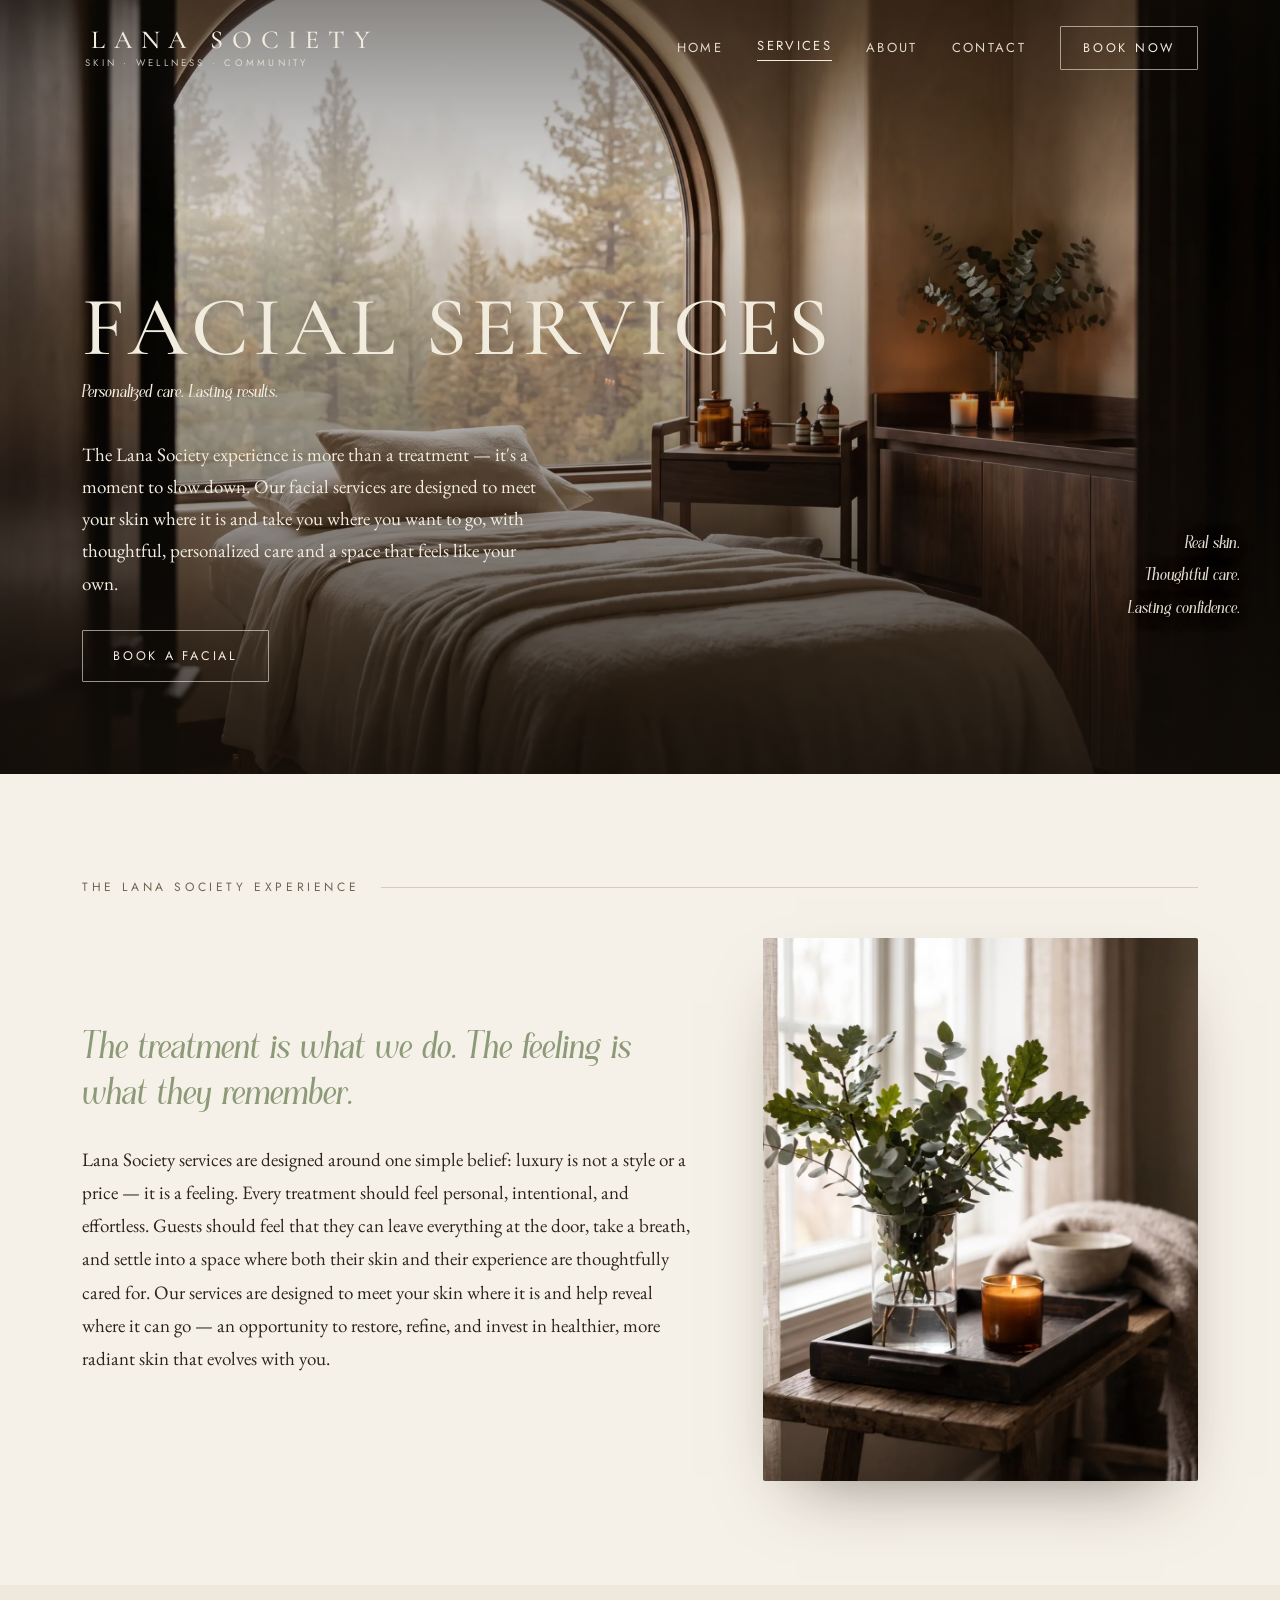
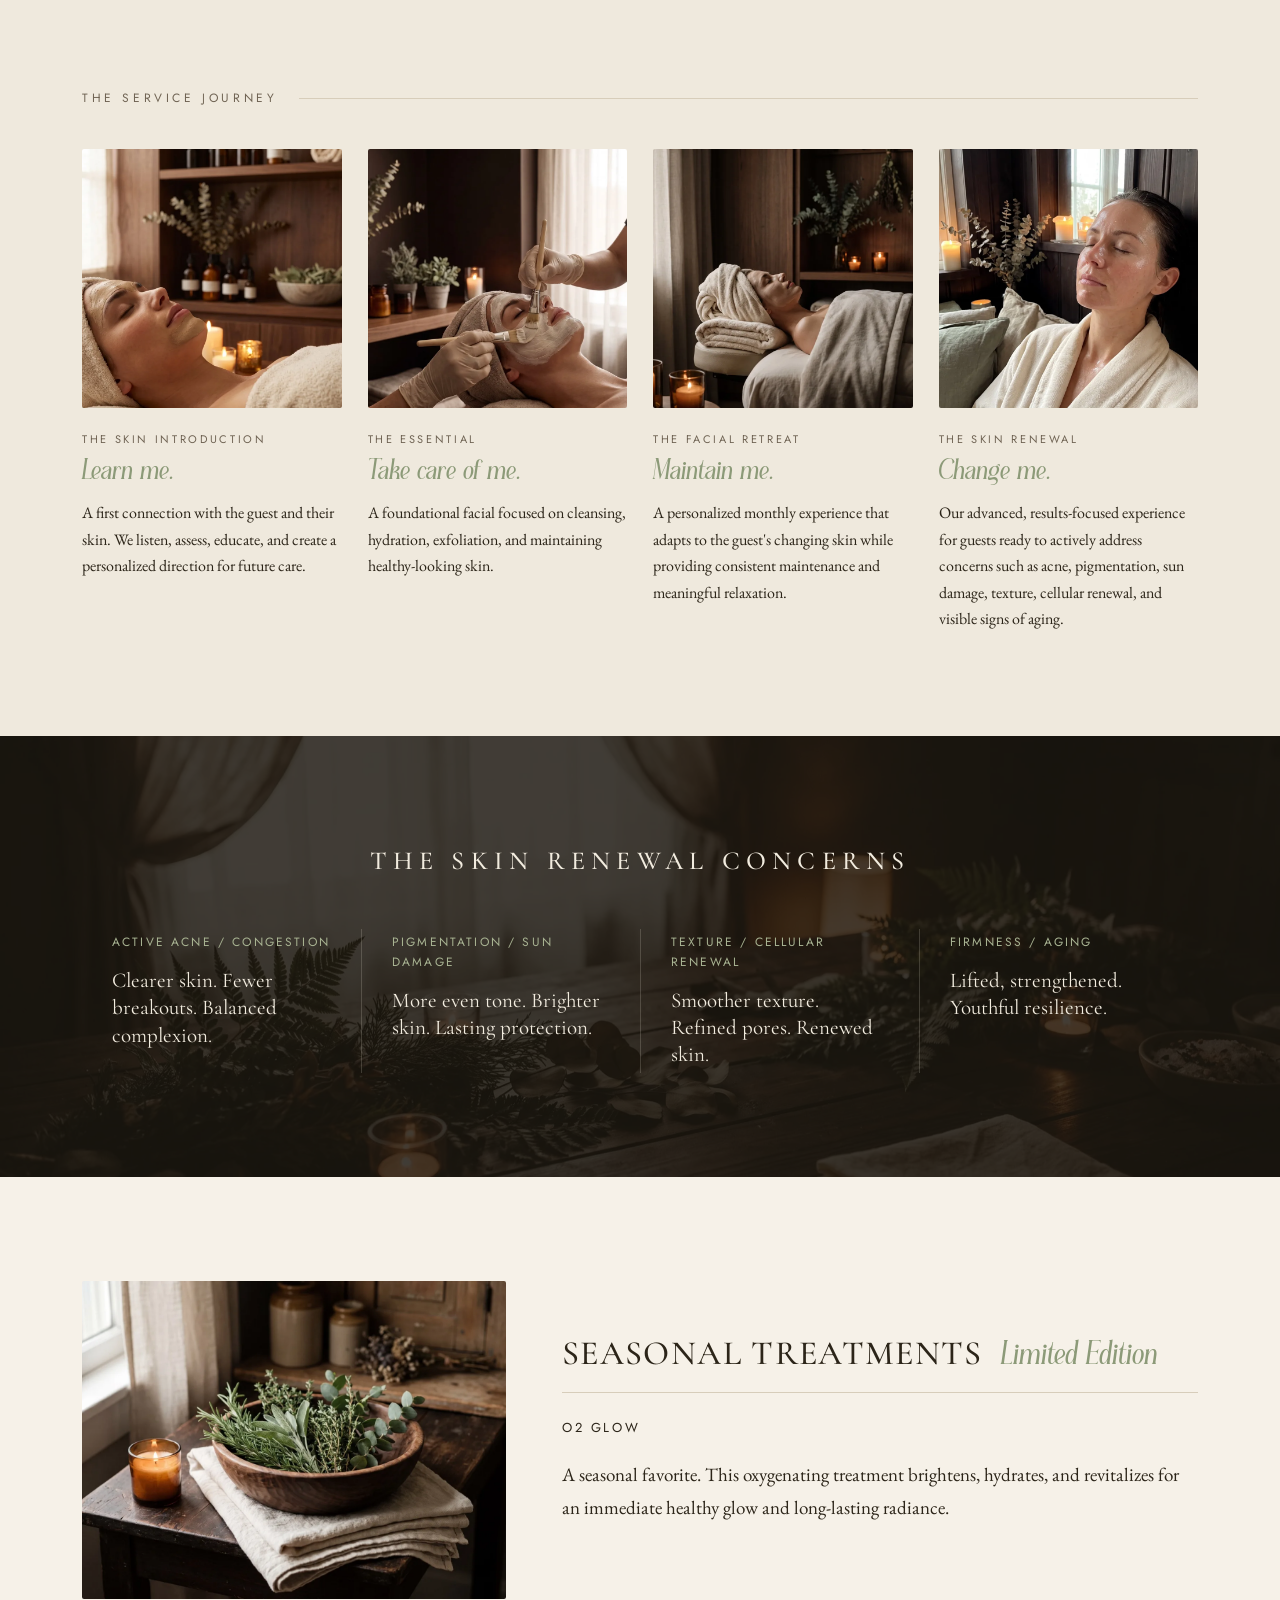
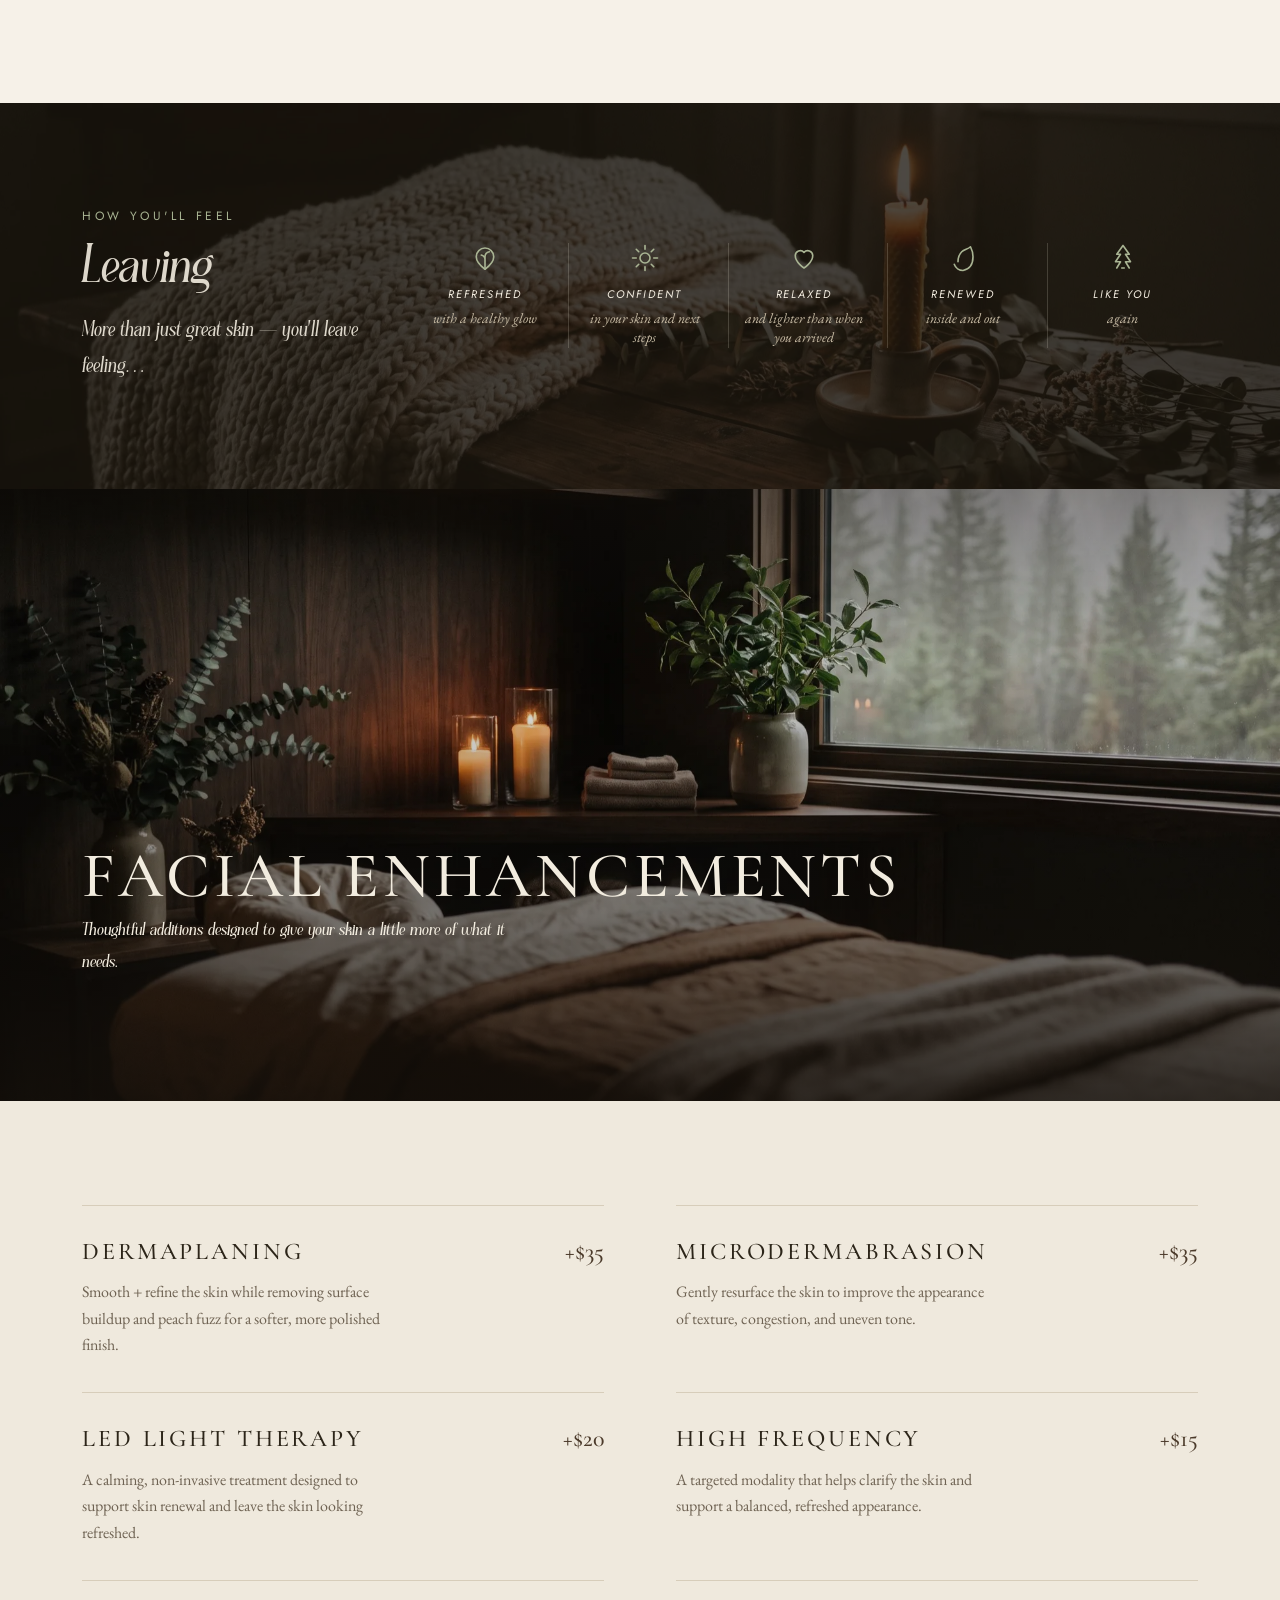
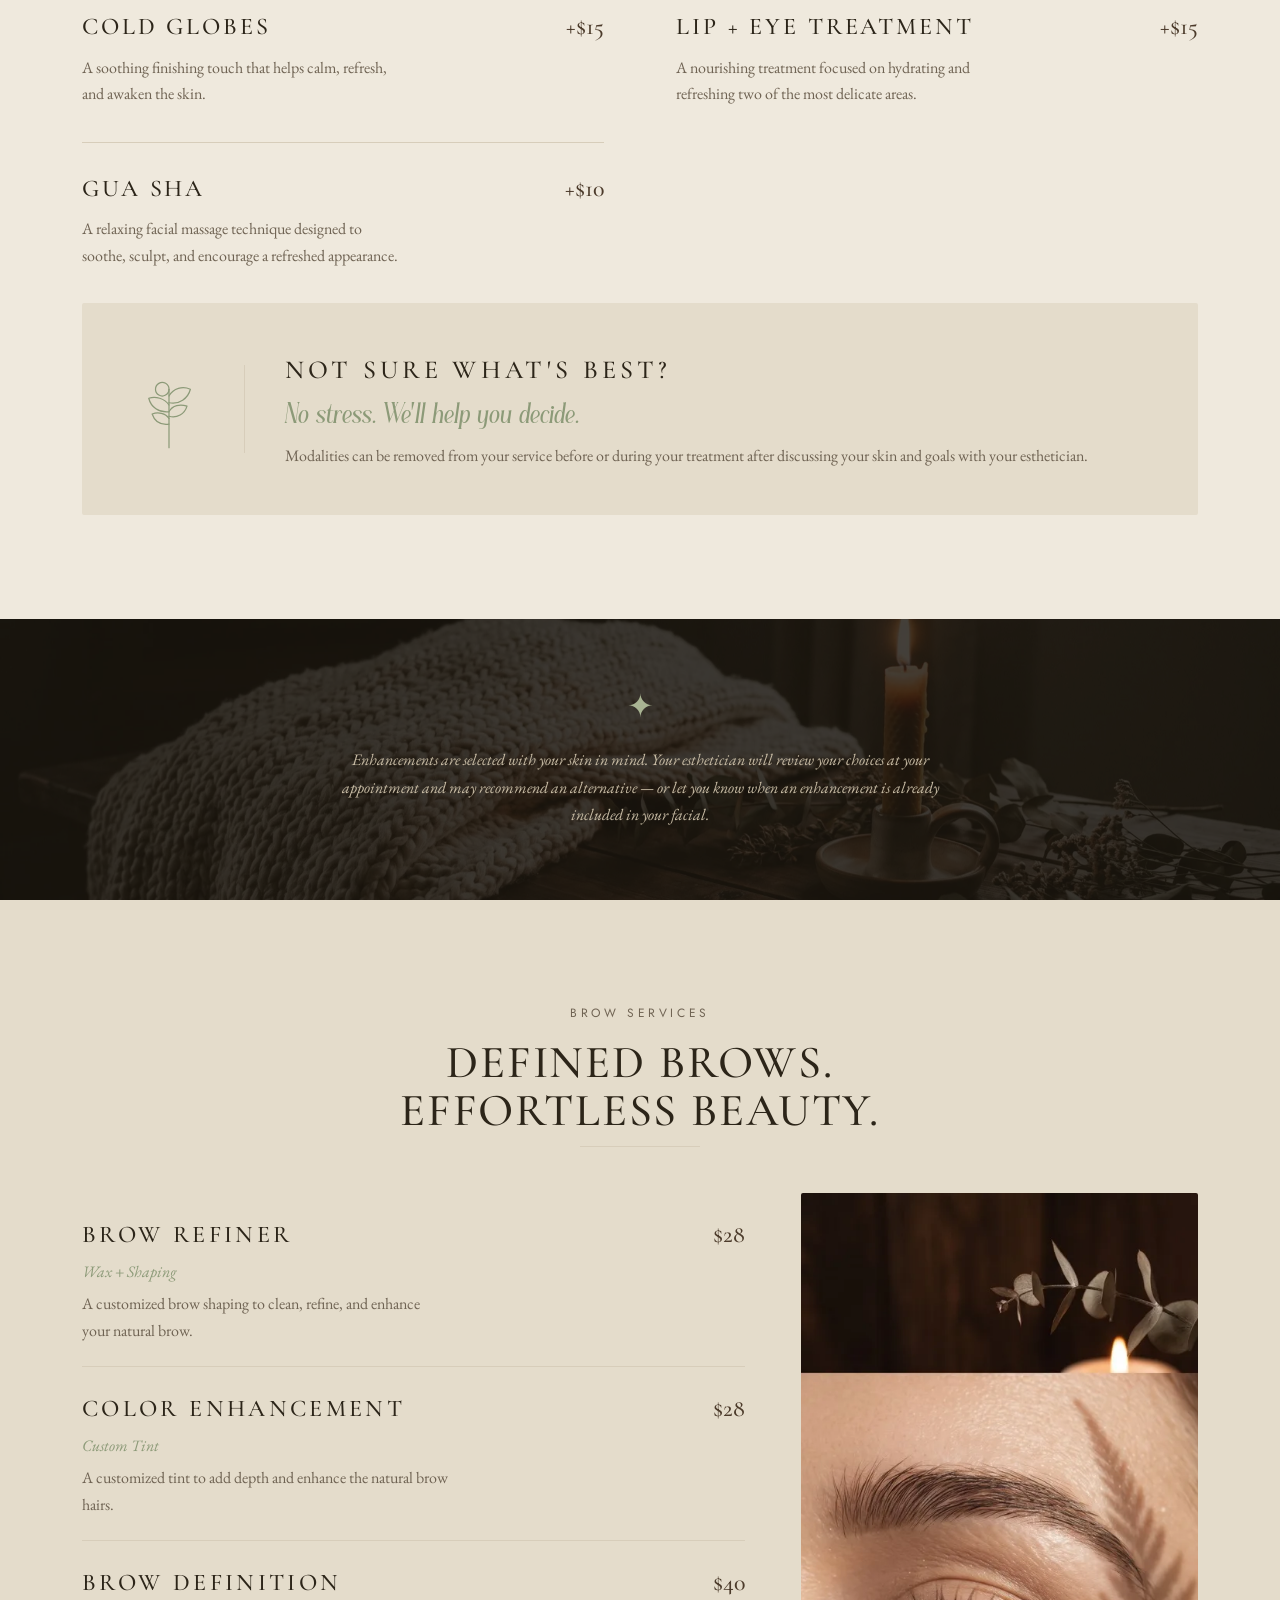
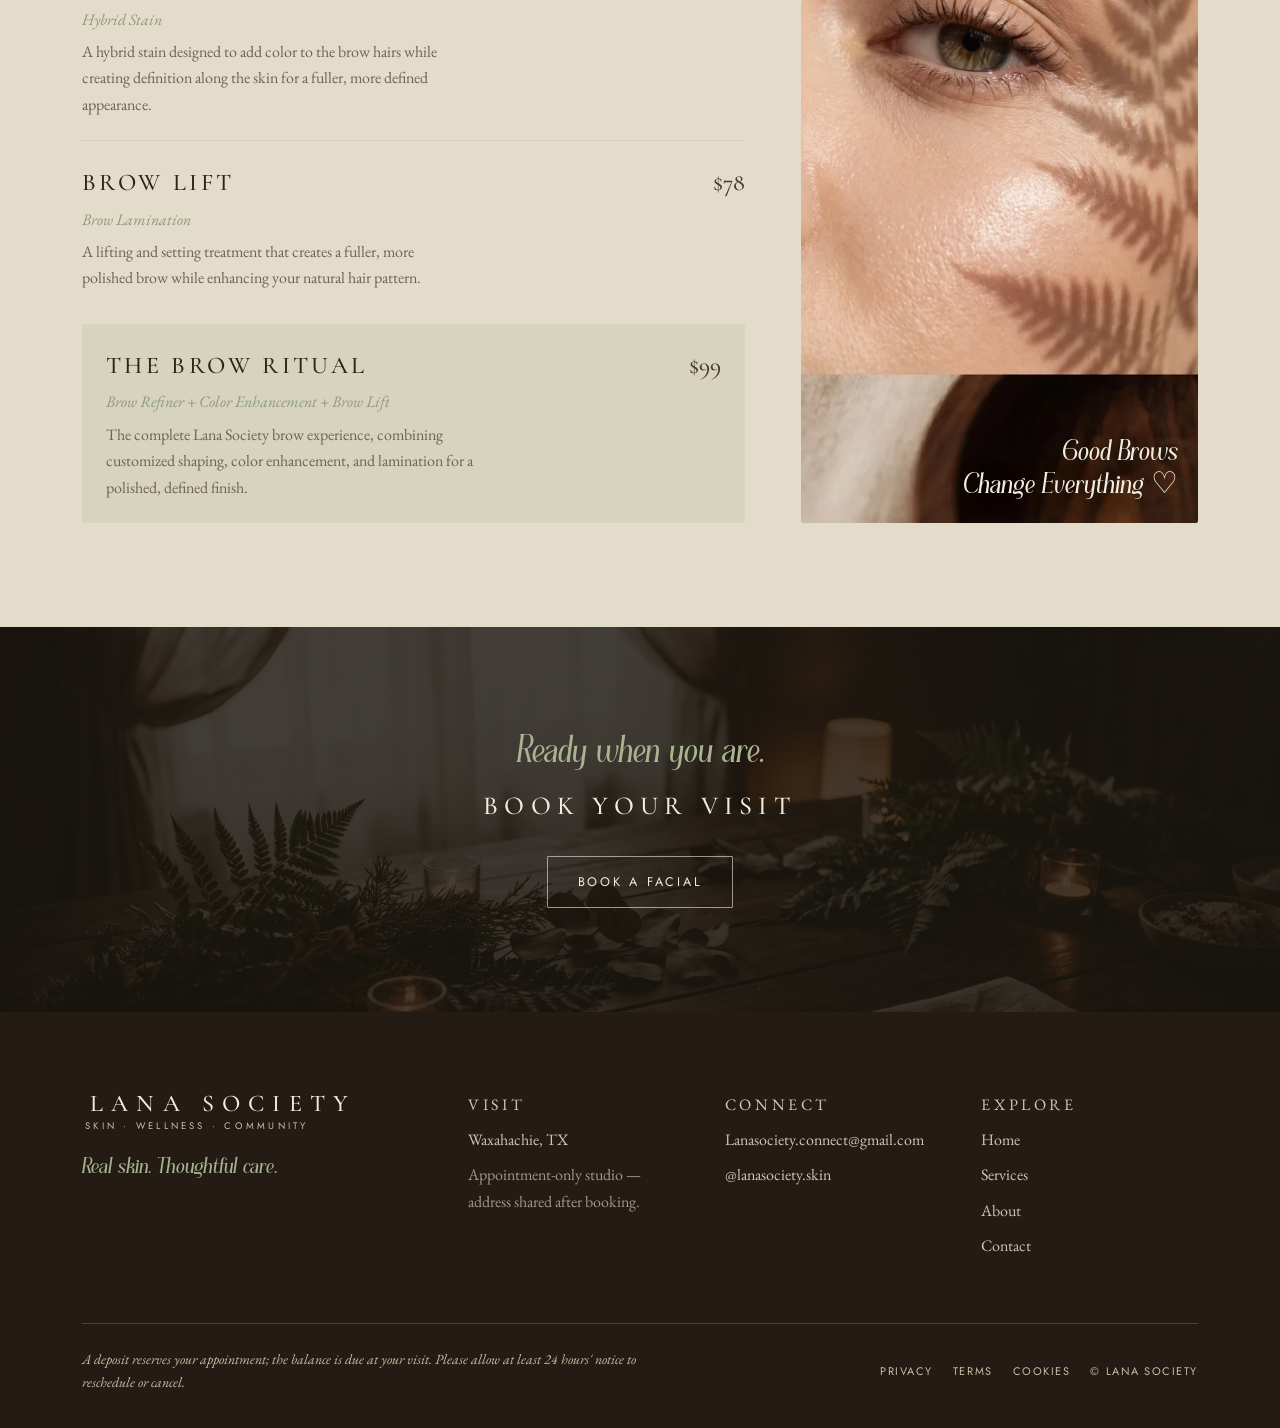
<file: services.html>
<!DOCTYPE html>
<html lang="en">
<head>
  <meta charset="utf-8">
  <meta name="viewport" content="width=device-width, initial-scale=1">
  <title>Services — Facials, Enhancements &amp; Brows | Lana Society</title>
  <meta name="description" content="Personalized facials, targeted enhancements, and brow services at Lana Society — a calm skin studio serving Waxahachie, Dallas and the DFW area. Thoughtful care, lasting confidence.">
  <link rel="canonical" href="https://www.lanasociety.com/services.html">
  <meta property="og:type" content="website">
  <meta property="og:url" content="https://www.lanasociety.com/services.html">
  <meta property="og:title" content="Services — Lana Society Skin Studio">
  <meta property="og:description" content="Personalized facials, targeted enhancements, and brow services. Thoughtful care, lasting confidence.">
  <meta property="og:site_name" content="Lana Society">
  <meta property="og:image" content="https://www.lanasociety.com/assets/og-image.jpg">
  <meta property="og:image:width" content="1200">
  <meta property="og:image:height" content="630">
  <meta property="og:image:alt" content="Lana Society — a calm, candlelit spa treatment room">
  <meta name="twitter:card" content="summary_large_image">
  <meta name="twitter:title" content="Services — Lana Society Skin Studio">
  <meta name="twitter:description" content="Personalized facials, targeted enhancements, and brow services.">
  <meta name="twitter:image" content="https://www.lanasociety.com/assets/og-image.jpg">
  <script type="application/ld+json">
  {
    "@context": "https://schema.org",
    "@type": "BeautySalon",
    "name": "Lana Society",
    "url": "https://www.lanasociety.com/services.html",
    "image": "https://www.lanasociety.com/assets/og-image.jpg",
    "email": "Lanasociety.connect@gmail.com",
    "priceRange": "$$",
    "address": { "@type": "PostalAddress", "addressLocality": "Waxahachie", "addressRegion": "TX", "addressCountry": "US" },
    "hasOfferCatalog": {
      "@type": "OfferCatalog",
      "name": "Facial enhancements & brow services",
      "itemListElement": [
        { "@type": "Offer", "priceCurrency": "USD", "price": "35", "itemOffered": { "@type": "Service", "name": "Dermaplaning" } },
        { "@type": "Offer", "priceCurrency": "USD", "price": "35", "itemOffered": { "@type": "Service", "name": "Microdermabrasion" } },
        { "@type": "Offer", "priceCurrency": "USD", "price": "20", "itemOffered": { "@type": "Service", "name": "LED Light Therapy" } },
        { "@type": "Offer", "priceCurrency": "USD", "price": "15", "itemOffered": { "@type": "Service", "name": "High Frequency" } },
        { "@type": "Offer", "priceCurrency": "USD", "price": "15", "itemOffered": { "@type": "Service", "name": "Cold Globes" } },
        { "@type": "Offer", "priceCurrency": "USD", "price": "15", "itemOffered": { "@type": "Service", "name": "Lip + Eye Treatment" } },
        { "@type": "Offer", "priceCurrency": "USD", "price": "10", "itemOffered": { "@type": "Service", "name": "Gua Sha" } },
        { "@type": "Offer", "priceCurrency": "USD", "price": "28", "itemOffered": { "@type": "Service", "name": "Brow Refiner (Wax + Shaping)" } },
        { "@type": "Offer", "priceCurrency": "USD", "price": "28", "itemOffered": { "@type": "Service", "name": "Color Enhancement (Custom Tint)" } },
        { "@type": "Offer", "priceCurrency": "USD", "price": "40", "itemOffered": { "@type": "Service", "name": "Brow Definition (Hybrid Stain)" } },
        { "@type": "Offer", "priceCurrency": "USD", "price": "78", "itemOffered": { "@type": "Service", "name": "Brow Lift (Lamination)" } },
        { "@type": "Offer", "priceCurrency": "USD", "price": "99", "itemOffered": { "@type": "Service", "name": "The Brow Ritual" } }
      ]
    }
  }
  </script>
  <link rel="icon" type="image/svg+xml" href="data:image/svg+xml,%3Csvg xmlns='http://www.w3.org/2000/svg' viewBox='0 0 72 120'%3E%3Cpath fill-rule='evenodd' clip-rule='evenodd' d='M44 56C43.4338 56 42.8738 56.0213 42.3164 56.0569C41.8978 56.0836 41.5058 56.2693 41.2071 56.5653C39.0702 58.6773 36.8018 60.6338 34.4684 62.44C33.7849 62.9698 34.1716 64.0658 35.0356 64.0231C36.3529 63.96 37.7049 64.0249 39.0809 64.2382C48.0996 65.6364 55.144 73.1396 55.9244 82.2338C56.9396 94.0747 47.6293 104 36 104C25.2996 104 16.5618 95.5964 16.0258 85.0293C16.0133 84.6871 16 84.3449 16 84V73.6684V61.4427C22.0284 57.9431 28.3067 53.5156 33.6916 48.0818C41.8551 39.8427 47.9609 29.288 48 16.1271C48.0258 7.26222 40.832 -0.00266593 31.9662 7.3389e-07C26.4098 0.00177851 21.712 0.432001 17.7733 1.09333C7.50578 2.81511 0 11.72 0 22.1298V46.0231C0 46.7262 0.778667 47.1591 1.368 46.7751C6.37511 43.5129 11.6036 39.464 15.7742 34.7573C15.9209 34.5929 16 34.3787 16 34.1582V24C16 22.8293 16.2578 21.7209 16.7093 20.7191C18.04 17.7671 21.1031 15.7636 24.6071 16.0222C28.8836 16.3387 32.0782 20.1253 31.9956 24.4133C31.9458 27.0169 31.4222 29.5236 30.5378 31.9262C27.9538 38.9467 22.2507 45.0649 16 50.0213C10.5004 54.3822 4.58489 57.8436 0 60.2311V69.1751V80V84V88C0 105.673 14.3271 120 32 120H36C37.3529 120 38.6862 119.919 40 119.773C57.9991 117.783 72 102.53 72 84C72 68.536 59.464 56 44 56' fill='%23241b14'/%3E%3C/svg%3E">
  <link rel="preconnect" href="https://fonts.googleapis.com">
  <link rel="preconnect" href="https://fonts.gstatic.com" crossorigin>
  <link href="https://fonts.googleapis.com/css2?family=Cormorant+Garamond:ital,wght@0,400;0,500;0,600;1,400;1,500&family=EB+Garamond:ital,wght@0,400;0,500;1,400&family=Jost:wght@300;400;500&family=Petit+Formal+Script&display=swap" rel="stylesheet">
  <link rel="stylesheet" href="assets/styles.css">
</head>
<body>
  <a class="skip-link" href="#main">Skip to content</a>

  <!-- NAV -->
  <header class="nav" id="nav">
    <div class="nav-inner">
      <a href="index.html" class="brand" aria-label="Lana Society — home">
        <span class="brand-name">Lana Society</span>
        <span class="brand-sub">Skin · Wellness · Community</span>
      </a>
      <nav class="nav-links" aria-label="Primary">
        <a href="index.html">Home</a>
        <a href="services.html" class="active">Services</a>
        <a href="about.html">About</a>
        <a href="index.html#contact">Contact</a>
        <button class="btn btn-ghost btn-sm" onclick="book()">Book Now</button>
      </nav>
      <button class="burger" aria-label="Open menu" onclick="toggleMenu()">
        <svg width="20" height="20" viewBox="0 0 24 24" fill="none" stroke="currentColor" stroke-width="1.5" stroke-linecap="round"><path d="M4 7h16M4 12h16M4 17h16"/></svg>
      </button>
    </div>
  </header>
  <div class="mobile-menu" id="mobile-menu">
    <button class="mobile-close" aria-label="Close menu" onclick="closeMobileMenu()">
      <svg width="18" height="18" viewBox="0 0 24 24" fill="none" stroke="currentColor" stroke-width="1.5" stroke-linecap="round"><path d="M18 6 6 18M6 6l12 12"/></svg>
    </button>
    <a href="index.html" onclick="closeMobileMenu()">Home</a>
    <a href="services.html" onclick="closeMobileMenu()">Services</a>
    <a href="about.html" onclick="closeMobileMenu()">About</a>
    <a href="index.html#contact" onclick="closeMobileMenu()">Contact</a>
    <button class="btn btn-ghost" onclick="book()">Book Now</button>
  </div>

  <main id="main">

  <!-- HERO -->
  <section class="hero">
    <div class="hero-bg"><img src="assets/hero-services.webp" alt="Spa facial room with a linen bed by a window overlooking a misty pine forest"></div>
    <p class="hero-tag">Real skin.<br>Thoughtful care.<br>Lasting confidence.</p>
    <div class="hero-inner">
      <h1 data-reveal>Facial Services</h1>
      <p class="hero-script" data-reveal>Personalized care. Lasting results.</p>
      <p data-reveal>The Lana Society experience is more than a treatment — it's a moment to slow down. Our facial services are designed to meet your skin where it is and take you where you want to go, with thoughtful, personalized care and a space that feels like your own.</p>
      <div class="hero-btns" data-reveal><button class="btn btn-ghost" onclick="book()">Book a facial</button></div>
    </div>
  </section>

  <!-- EXPERIENCE -->
  <section class="experience">
    <div class="wrap sec">
      <div class="section-head" data-reveal>
        <span class="eyebrow">The Lana Society Experience</span>
        <hr class="rule">
      </div>
      <div class="experience-grid">
        <div data-reveal>
          <p class="experience-quote">The treatment is what we do. The feeling is what they remember.</p>
          <p class="lead">Lana Society services are designed around one simple belief: luxury is not a style or a price — it is a feeling. Every treatment should feel personal, intentional, and effortless. Guests should feel that they can leave everything at the door, take a breath, and settle into a space where both their skin and their experience are thoughtfully cared for. Our services are designed to meet your skin where it is and help reveal where it can go — an opportunity to restore, refine, and invest in healthier, more radiant skin that evolves with you.</p>
        </div>
        <div class="experience-media" data-reveal>
          <img src="assets/still-oak-candle.webp" alt="Glass vase of oak branches beside a lit candle on a dark wooden tray">
        </div>
      </div>
    </div>
  </section>

  <!-- SERVICE JOURNEY -->
  <section class="wrap sec">
    <div class="section-head" data-reveal>
      <span class="eyebrow">The Service Journey</span>
      <hr class="rule">
    </div>
    <div class="journey">
      <article class="jcard" data-reveal>
        <div class="jcard-img"><img src="assets/treatment-eyes-closed.webp" alt="Woman relaxing with eyes closed during a facial"></div>
        <div class="jcard-kicker">The Skin Introduction</div>
        <p class="jcard-title">Learn me.</p>
        <p class="jcard-body">A first connection with the guest and their skin. We listen, assess, educate, and create a personalized direction for future care.</p>
      </article>
      <article class="jcard" data-reveal>
        <div class="jcard-img"><img src="assets/treatment-mask-brush.webp" alt="Esthetician applying a facial mask with a brush"></div>
        <div class="jcard-kicker">The Essential</div>
        <p class="jcard-title">Take care of me.</p>
        <p class="jcard-body">A foundational facial focused on cleansing, hydration, exfoliation, and maintaining healthy-looking skin.</p>
      </article>
      <article class="jcard" data-reveal>
        <div class="jcard-img"><img src="assets/treatment-side-profile.webp" alt="Woman resting during a relaxing facial treatment"></div>
        <div class="jcard-kicker">The Facial Retreat</div>
        <p class="jcard-title">Maintain me.</p>
        <p class="jcard-body">A personalized monthly experience that adapts to the guest's changing skin while providing consistent maintenance and meaningful relaxation.</p>
      </article>
      <article class="jcard" data-reveal>
        <div class="jcard-img"><img src="assets/treatment-glow.webp" alt="Close-up of radiant, glowing skin after a facial"></div>
        <div class="jcard-kicker">The Skin Renewal</div>
        <p class="jcard-title">Change me.</p>
        <p class="jcard-body">Our advanced, results-focused experience for guests ready to actively address concerns such as acne, pigmentation, sun damage, texture, cellular renewal, and visible signs of aging.</p>
      </article>
    </div>
  </section>

  <!-- SKIN RENEWAL CONCERNS -->
  <section class="band-dark sec">
    <div class="band-bg"><img src="assets/band-forest.webp" alt=""></div>
    <div class="wrap">
      <h2 class="band-title" data-reveal>The Skin Renewal Concerns</h2>
      <div class="concerns">
        <div class="concern" data-reveal>
          <h3>Active Acne / Congestion</h3>
          <p>Clearer skin. Fewer breakouts. Balanced complexion.</p>
        </div>
        <div class="concern" data-reveal>
          <h3>Pigmentation / Sun Damage</h3>
          <p>More even tone. Brighter skin. Lasting protection.</p>
        </div>
        <div class="concern" data-reveal>
          <h3>Texture / Cellular Renewal</h3>
          <p>Smoother texture. Refined pores. Renewed skin.</p>
        </div>
        <div class="concern" data-reveal>
          <h3>Firmness / Aging</h3>
          <p>Lifted, strengthened. Youthful resilience.</p>
        </div>
      </div>
    </div>
  </section>

  <!-- SEASONAL -->
  <section class="seasonal">
    <div class="wrap sec">
      <div class="seasonal-grid">
        <div class="seasonal-media" data-reveal><img src="assets/still-rosemary-bowl.webp" alt="Fresh rosemary in a wooden bowl on a linen towel"></div>
        <div data-reveal>
          <div class="seasonal-head">
            <h2 class="h2">Seasonal Treatments</h2>
            <span class="script" style="font-size:34px;">Limited Edition</span>
          </div>
          <hr class="rule" style="margin-bottom:24px;">
          <p class="seasonal-name">O2 Glow</p>
          <p class="lead">A seasonal favorite. This oxygenating treatment brightens, hydrates, and revitalizes for an immediate healthy glow and long-lasting radiance.</p>
        </div>
      </div>
    </div>
  </section>

  <!-- HOW YOU'LL FEEL LEAVING -->
  <section class="leaving sec">
    <div class="band-bg"><img src="assets/band-knit.webp" alt=""></div>
    <div class="wrap">
      <div class="leaving-grid">
        <div class="leaving-lead" data-reveal>
          <div class="eyebrow on-dark">How You'll Feel</div>
          <p class="script" style="font-size:56px;margin:2px 0 14px;">Leaving</p>
          <p>More than just great skin — you'll leave feeling…</p>
        </div>
        <div class="leaving-items" data-reveal>
          <div class="leaving-item">
            <div class="ic"><svg width="30" height="30" viewBox="0 0 24 24" fill="none" stroke="currentColor" stroke-width="1.3" stroke-linecap="round" stroke-linejoin="round"><path d="M12 21c4-3 7-6 7-10a7 7 0 0 0-14 0c0 4 3 7 7 10Z"/><path d="M12 11v10M12 11c0-2 1.5-3.5 3.5-4M12 13c0-1.6-1.2-2.8-3-3.4"/></svg></div>
            <p class="leaving-label">Refreshed</p>
            <p>with a healthy glow</p>
          </div>
          <div class="leaving-item">
            <div class="ic"><svg width="30" height="30" viewBox="0 0 24 24" fill="none" stroke="currentColor" stroke-width="1.3" stroke-linecap="round"><circle cx="12" cy="12" r="4"/><path d="M12 2v3M12 19v3M2 12h3M19 12h3M5 5l2 2M17 17l2 2M19 5l-2 2M7 17l-2 2"/></svg></div>
            <p class="leaving-label">Confident</p>
            <p>in your skin and next steps</p>
          </div>
          <div class="leaving-item">
            <div class="ic"><svg width="30" height="30" viewBox="0 0 24 24" fill="none" stroke="currentColor" stroke-width="1.3" stroke-linecap="round" stroke-linejoin="round"><path d="M12 20s-7-4.5-7-10a4 4 0 0 1 7-2.5A4 4 0 0 1 19 10c0 5.5-7 10-7 10Z"/></svg></div>
            <p class="leaving-label">Relaxed</p>
            <p>and lighter than when you arrived</p>
          </div>
          <div class="leaving-item">
            <div class="ic"><svg width="30" height="30" viewBox="0 0 24 24" fill="none" stroke="currentColor" stroke-width="1.3" stroke-linecap="round" stroke-linejoin="round"><path d="M12 22c5-1 8-5 8-11 0-3-1-6-2-8-2 2-5 2-7 4s-3 5-3 8M12 22c-3 0-6-2-7-5"/></svg></div>
            <p class="leaving-label">Renewed</p>
            <p>inside and out</p>
          </div>
          <div class="leaving-item">
            <div class="ic"><svg width="30" height="30" viewBox="0 0 24 24" fill="none" stroke="currentColor" stroke-width="1.3" stroke-linecap="round" stroke-linejoin="round"><path d="M12 2 7 9h3l-4 6h4l-3 5M12 2l5 7h-3l4 6h-4l3 5"/><path d="M11 20h2"/></svg></div>
            <p class="leaving-label">Like You</p>
            <p>again</p>
          </div>
        </div>
      </div>
    </div>
  </section>

  <!-- ENHANCEMENTS mini-hero -->
  <section class="hero hero-short" id="enhancements">
    <div class="hero-bg"><img src="assets/hero-enhancements.webp" alt="Dark, intimate spa room with candles and a facial bed"></div>
    <div class="hero-inner">
      <h2 class="hero-h1" data-reveal style="font-size:clamp(34px,5.5vw,64px);">Facial Enhancements</h2>
      <p class="hero-script" data-reveal>Thoughtful additions designed to give your skin a little more of what it needs.</p>
    </div>
  </section>

  <!-- ENHANCEMENTS list -->
  <section class="wrap sec">
    <div class="enh-grid">
      <div class="enh-item" data-reveal>
        <div class="enh-head"><h3 class="enh-name">Dermaplaning</h3><span class="enh-price">+$35</span></div>
        <p class="enh-desc">Smooth + refine the skin while removing surface buildup and peach fuzz for a softer, more polished finish.</p>
      </div>
      <div class="enh-item" data-reveal>
        <div class="enh-head"><h3 class="enh-name">Microdermabrasion</h3><span class="enh-price">+$35</span></div>
        <p class="enh-desc">Gently resurface the skin to improve the appearance of texture, congestion, and uneven tone.</p>
      </div>
      <div class="enh-item" data-reveal>
        <div class="enh-head"><h3 class="enh-name">LED Light Therapy</h3><span class="enh-price">+$20</span></div>
        <p class="enh-desc">A calming, non-invasive treatment designed to support skin renewal and leave the skin looking refreshed.</p>
      </div>
      <div class="enh-item" data-reveal>
        <div class="enh-head"><h3 class="enh-name">High Frequency</h3><span class="enh-price">+$15</span></div>
        <p class="enh-desc">A targeted modality that helps clarify the skin and support a balanced, refreshed appearance.</p>
      </div>
      <div class="enh-item" data-reveal>
        <div class="enh-head"><h3 class="enh-name">Cold Globes</h3><span class="enh-price">+$15</span></div>
        <p class="enh-desc">A soothing finishing touch that helps calm, refresh, and awaken the skin.</p>
      </div>
      <div class="enh-item" data-reveal>
        <div class="enh-head"><h3 class="enh-name">Lip + Eye Treatment</h3><span class="enh-price">+$15</span></div>
        <p class="enh-desc">A nourishing treatment focused on hydrating and refreshing two of the most delicate areas.</p>
      </div>
      <div class="enh-item" data-reveal>
        <div class="enh-head"><h3 class="enh-name">Gua Sha</h3><span class="enh-price">+$10</span></div>
        <p class="enh-desc">A relaxing facial massage technique designed to soothe, sculpt, and encourage a refreshed appearance.</p>
      </div>
    </div>

    <div class="callout" data-reveal>
      <div>
        <svg width="70" height="90" viewBox="0 0 60 80" fill="none" stroke="#8c9a78" stroke-width="1.1" stroke-linecap="round" stroke-linejoin="round"><path d="M30 78V26"/><path d="M30 40c-4-6-12-8-18-6 2 8 9 13 18 12M30 32c4-7 12-9 19-6-2 8-10 14-19 12M30 52c-3-5-10-6-15-4 2 6 7 10 15 9M30 46c3-6 10-7 16-5-2 7-9 11-16 9M30 26a6 6 0 1 1 0-.1Z"/></svg>
      </div>
      <div class="divider"></div>
      <div>
        <h3>Not Sure What's Best?</h3>
        <span class="script">No stress. We'll help you decide.</span>
        <p>Modalities can be removed from your service before or during your treatment after discussing your skin and goals with your esthetician.</p>
      </div>
    </div>
  </section>

  <!-- ENHANCEMENTS footnote band -->
  <section class="band-dark sec-sm">
    <div class="band-bg"><img src="assets/band-knit.webp" alt=""></div>
    <div class="wrap" style="text-align:center;">
      <div class="script" data-reveal style="font-size:32px;color:#a9b493;margin-bottom:20px;">✦</div>
      <p class="footnote" data-reveal>Enhancements are selected with your skin in mind. Your esthetician will review your choices at your appointment and may recommend an alternative — or let you know when an enhancement is already included in your facial.</p>
    </div>
  </section>

  <!-- BROW SERVICES -->
  <section class="brow" id="brows">
    <div class="wrap sec">
      <div style="text-align:center;max-width:640px;margin:0 auto 46px;" data-reveal>
        <div class="eyebrow" style="margin-bottom:14px;">Brow Services</div>
        <h2 class="h2" style="margin-bottom:12px;">Defined Brows. Effortless Beauty.</h2>
        <hr class="rule" style="max-width:120px;margin:0 auto;">
      </div>
      <div class="brow-grid">
        <div class="brow-list">
          <div class="brow-item" data-reveal>
            <div class="brow-head"><h3 class="brow-name">Brow Refiner</h3><span class="brow-price">$28</span></div>
            <p class="brow-sub">Wax + Shaping</p>
            <p class="brow-desc">A customized brow shaping to clean, refine, and enhance your natural brow.</p>
          </div>
          <div class="brow-item" data-reveal>
            <div class="brow-head"><h3 class="brow-name">Color Enhancement</h3><span class="brow-price">$28</span></div>
            <p class="brow-sub">Custom Tint</p>
            <p class="brow-desc">A customized tint to add depth and enhance the natural brow hairs.</p>
          </div>
          <div class="brow-item" data-reveal>
            <div class="brow-head"><h3 class="brow-name">Brow Definition</h3><span class="brow-price">$40</span></div>
            <p class="brow-sub">Hybrid Stain</p>
            <p class="brow-desc">A hybrid stain designed to add color to the brow hairs while creating definition along the skin for a fuller, more defined appearance.</p>
          </div>
          <div class="brow-item" data-reveal>
            <div class="brow-head"><h3 class="brow-name">Brow Lift</h3><span class="brow-price">$78</span></div>
            <p class="brow-sub">Brow Lamination</p>
            <p class="brow-desc">A lifting and setting treatment that creates a fuller, more polished brow while enhancing your natural hair pattern.</p>
          </div>
          <div class="brow-item feature" data-reveal>
            <div class="brow-head"><h3 class="brow-name">The Brow Ritual</h3><span class="brow-price">$99</span></div>
            <p class="brow-sub">Brow Refiner + Color Enhancement + Brow Lift</p>
            <p class="brow-desc">The complete Lana Society brow experience, combining customized shaping, color enhancement, and lamination for a polished, defined finish.</p>
          </div>
        </div>
        <div class="brow-media" data-reveal>
          <img src="assets/brow-closeup.webp" alt="Close-up of a beautifully groomed eyebrow and eye">
          <span class="script">Good Brows<br>Change Everything ♡</span>
        </div>
      </div>
    </div>
  </section>

  <!-- CTA -->
  <section class="band-dark sec">
    <div class="band-bg"><img src="assets/band-forest.webp" alt=""></div>
    <div class="wrap" style="text-align:center;">
      <p class="script" data-reveal style="font-size:38px;color:#a9b493;margin:0 0 12px;">Ready when you are.</p>
      <h2 class="band-title" data-reveal style="margin-bottom:28px;">Book Your Visit</h2>
      <div data-reveal><button class="btn btn-ghost" onclick="book()">Book a facial</button></div>
    </div>
  </section>

  </main>

  <!-- FOOTER -->
  <footer>
    <div class="footer-inner">
      <div class="footer-top">
        <div class="footer-brand">
          <div class="brand">
            <span class="brand-name">Lana Society</span>
            <span class="brand-sub">Skin · Wellness · Community</span>
          </div>
          <p class="footer-tag">Real skin. Thoughtful care.</p>
        </div>
        <div class="footer-col">
          <p class="footer-col-label">Visit</p>
          <p>Waxahachie, TX</p>
          <p style="opacity:.6;">Appointment-only studio — address shared after booking.</p>
        </div>
        <div class="footer-col">
          <p class="footer-col-label">Connect</p>
          <a href="mailto:Lanasociety.connect@gmail.com">Lanasociety.connect@gmail.com</a>
          <a href="https://instagram.com/lanasociety.skin" target="_blank" rel="noopener">@lanasociety.skin</a>
        </div>
        <div class="footer-col">
          <p class="footer-col-label">Explore</p>
          <a href="index.html">Home</a>
          <a href="services.html">Services</a>
          <a href="about.html">About</a>
          <a href="index.html#contact">Contact</a>
        </div>
      </div>
      <div class="footer-bottom">
        <p>A deposit reserves your appointment; the balance is due at your visit. Please allow at least 24 hours' notice to reschedule or cancel.</p>
        <div class="footer-legal">
          <a href="legal.html#privacy">Privacy</a>
          <a href="legal.html#terms">Terms</a>
          <a href="legal.html#cookies">Cookies</a>
          <span style="color:var(--cream-mut);">© Lana Society</span>
        </div>
      </div>
    </div>
  </footer>

  <script src="assets/site.js"></script>
</body>
</html>
</file>
<file: assets/styles.css>
/* ============================================================
   Lana Society — shared design system
   Eco / nature "dark-cabin" editorial direction
   ============================================================ */

:root {
  /* Warm neutrals */
  --espresso: #241b14;   /* darkest hero / footer */
  --walnut:   #33271d;   /* dark bands / panels */
  --bark:     #4c3b2b;
  --linen:    #f6f1e8;   /* lightest surface */
  --cream:    #efe9dd;   /* default page bg */
  --sand:     #e4dccb;   /* alt panel bg */
  --sand-2:   #dcd2bf;

  /* Text */
  --ink:      #2c2519;   /* body on light */
  --taupe:    #6f6353;   /* muted on light */
  --cream-fg: #f2ecdf;   /* text on dark */
  --cream-mut:#c9bda6;   /* muted on dark */

  /* Accents */
  --sage:     #8c9a78;   /* botanical line */
  --sage-2:   #a9b493;
  --gold:     #a98f5f;

  /* Lines */
  --line:     #d7cdba;
  --line-dk:  rgba(242,236,223,.18);

  /* Type */
  --serif:  'Cormorant Garamond', Georgia, serif;
  --body:   'EB Garamond', Georgia, serif;
  --ui:     'Jost', system-ui, sans-serif;
  --script: 'Seramonde', 'Petit Formal Script', cursive;

  --wrap: 1180px;
}

/* Licensed Seramonde (self-hosted) — the calligraphic accent face */
@font-face {
  font-family: 'Seramonde';
  src: url('fonts/Seramonde.woff2') format('woff2'),
       url('fonts/Seramonde.woff') format('woff');
  font-weight: 400;
  font-style: normal;
  font-display: swap;
}

*, *::before, *::after { box-sizing: border-box; }
html { scroll-behavior: smooth; }
html, body { margin: 0; padding: 0; }
body {
  background: var(--cream);
  color: var(--ink);
  font-family: var(--body);
  font-size: 18px;
  line-height: 1.65;
  -webkit-font-smoothing: antialiased;
  overflow-x: hidden;
}
img { max-width: 100%; display: block; }
a { color: inherit; text-decoration: none; transition: color .18s, opacity .18s; }
::selection { background: var(--sage-2); color: var(--espresso); }

/* ---------- A11y utilities ---------- */
.sr-only {
  position: absolute; width: 1px; height: 1px; padding: 0; margin: -1px;
  overflow: hidden; clip: rect(0,0,0,0); white-space: nowrap; border: 0;
}
.skip-link {
  position: fixed; top: 10px; left: 10px; z-index: 200;
  transform: translateY(-160%); transition: transform .2s;
  background: var(--espresso); color: var(--cream-fg);
  font-family: var(--ui); font-size: 13px; letter-spacing: .1em; text-transform: uppercase;
  padding: 12px 18px; border-radius: 2px;
}
.skip-link:focus { transform: translateY(0); }
:focus-visible {
  outline: 2px solid var(--sage);
  outline-offset: 3px; border-radius: 1px;
}
.nav :focus-visible, .hero :focus-visible, .band-dark :focus-visible, .leaving :focus-visible, .about-hero :focus-visible {
  outline-color: var(--sage-2);
}

/* ---------- Type helpers ---------- */
.script { font-family: var(--script); font-weight: 400; line-height: 1.1; color: var(--sage); }
/* Script face applied everywhere it's used (Petit Formal Script is single-weight 400).
   .hero .hero-script/.hero-tag need class-level specificity to beat the `.hero p` rule. */
.hero .hero-script, .hero .hero-tag, .display-script, .experience-quote, .jcard-title,
.leaving-lead p, .leaving-lead .script, .footer-tag {
  font-family: var(--script); font-weight: 400;
}
.eyebrow {
  font-family: var(--ui); font-weight: 400;
  font-size: 12px; letter-spacing: .3em; text-transform: uppercase;
  color: var(--taupe);
}
.eyebrow.on-dark { color: var(--sage-2); }
.rule { height: 1px; background: var(--line); border: 0; }
.rule.on-dark { background: var(--line-dk); }

/* ---------- Layout ---------- */
.wrap { max-width: var(--wrap); margin: 0 auto; padding-inline: 32px; }
.sec { padding-block: 104px; }
.sec-sm { padding-block: 72px; }

/* ============================================================
   NAV
   ============================================================ */
.nav {
  position: fixed; top: 0; left: 0; right: 0; z-index: 80;
  transition: background .35s ease, box-shadow .35s ease, padding .35s ease;
  padding: 26px 0;
}
.nav-inner {
  max-width: var(--wrap); margin: 0 auto; padding-inline: 32px;
  display: flex; align-items: center; justify-content: space-between; gap: 24px;
}
.nav a, .nav button { color: var(--cream-fg); }
.brand { display: flex; flex-direction: column; line-height: 1; gap: 6px; }
.brand-name {
  font-family: var(--serif); font-weight: 500; font-size: 26px;
  letter-spacing: .34em; text-transform: uppercase; padding-left: .34em;
}
.brand-sub {
  font-family: var(--ui); font-size: 9.5px; letter-spacing: .34em;
  text-transform: uppercase; opacity: .8; padding-left: .34em;
}
.nav-links { display: flex; align-items: center; gap: 34px; }
.nav-links a {
  font-family: var(--ui); font-size: 13px; letter-spacing: .18em;
  text-transform: uppercase; opacity: .9;
}
.nav-links a:hover { opacity: 1; color: #fff; }
.nav-links a.active { opacity: 1; border-bottom: 1px solid currentColor; padding-bottom: 3px; }

/* solid state on scroll */
.nav.scrolled {
  background: rgba(36,27,20,.92);
  backdrop-filter: blur(10px); -webkit-backdrop-filter: blur(10px);
  padding: 16px 0;
  box-shadow: 0 10px 40px -22px rgba(0,0,0,.7);
}
/* pages with a light hero flip nav text to ink until scrolled */
.nav.on-light:not(.scrolled) a,
.nav.on-light:not(.scrolled) button { color: var(--ink); }
.nav.on-light:not(.scrolled) .btn-ghost { border-color: rgba(44,37,25,.4); }

.burger {
  display: none; width: 44px; height: 44px; align-items: center; justify-content: center;
  background: transparent; border: 1px solid currentColor; border-radius: 2px; cursor: pointer;
}
.mobile-menu {
  display: none; position: fixed; inset: 0; z-index: 90;
  background: var(--espresso); color: var(--cream-fg);
  flex-direction: column; align-items: center; justify-content: center; gap: 8px;
}
.mobile-menu.open { display: flex; }
.mobile-menu a {
  font-family: var(--serif); font-size: 30px; letter-spacing: .04em; padding: 12px 0;
  color: var(--cream-fg);
}
.mobile-menu .btn { margin-top: 18px; }
.mobile-close {
  position: absolute; top: 22px; right: 24px; width: 44px; height: 44px;
  background: transparent; border: 1px solid var(--line-dk); color: var(--cream-fg);
  border-radius: 2px; cursor: pointer;
}

/* ============================================================
   BUTTONS
   ============================================================ */
.btn {
  display: inline-flex; align-items: center; justify-content: center; gap: 9px;
  font-family: var(--ui); font-size: 12.5px; letter-spacing: .22em; text-transform: uppercase;
  padding: 0 30px; height: 52px; cursor: pointer; border: 1px solid transparent;
  border-radius: 1px; transition: background .2s, color .2s, opacity .2s, border-color .2s;
  white-space: nowrap; background: transparent;
}
.btn-ghost { border-color: rgba(242,236,223,.6); color: var(--cream-fg); }
.btn-ghost:hover { background: var(--cream-fg); color: var(--espresso); }
.btn-solid { background: var(--espresso); color: var(--cream-fg); border-color: var(--espresso); }
.btn-solid:hover { background: var(--bark); border-color: var(--bark); }
.btn-cream { background: var(--linen); color: var(--espresso); border-color: var(--linen); }
.btn-cream:hover { opacity: .88; }
.btn-outline-ink { border-color: rgba(44,37,25,.4); color: var(--ink); }
.btn-outline-ink:hover { background: var(--espresso); color: var(--cream-fg); border-color: var(--espresso); }
.btn-sm { height: 44px; padding: 0 22px; }
.btn-full { width: 100%; }

/* ============================================================
   HERO (full-bleed image)
   ============================================================ */
.hero {
  position: relative; min-height: 86vh; display: flex; align-items: flex-end;
  color: var(--cream-fg); overflow: hidden;
}
.hero.hero-short { min-height: 68vh; }
.hero-bg { position: absolute; inset: 0; z-index: 0; }
.hero-bg img { width: 100%; height: 100%; object-fit: cover; }
.hero::before {
  content: ""; position: absolute; inset: 0; z-index: 1;
  background:
    linear-gradient(180deg, rgba(20,15,10,.5) 0%, rgba(20,15,10,.10) 28%, rgba(20,15,10,.44) 66%, rgba(20,15,10,.84) 100%);
}
.hero-inner { position: relative; z-index: 2; width: 100%; max-width: var(--wrap); margin: 0 auto; padding: 0 32px 92px; }
.hero h1, .hero .hero-h1 {
  font-family: var(--serif); font-weight: 500; letter-spacing: .06em; text-transform: uppercase;
  font-size: clamp(40px, 7vw, 84px); line-height: 1.02; margin: 0 0 6px;
}
.hero-script { font-family: var(--script); font-size: clamp(30px, 4.6vw, 52px); color: var(--sage-2); margin: 0 0 22px; }
.hero p { font-family: var(--body); font-size: 19px; line-height: 1.7; max-width: 460px; color: var(--cream-fg); opacity: .92; margin: 0 0 30px; }
.hero-tag {
  position: absolute; right: 40px; bottom: 120px; text-align: right; z-index: 2;
  font-family: var(--script); font-size: 30px; color: var(--cream-fg); line-height: 1.5;
  text-shadow: 0 2px 18px rgba(20,15,10,.75), 0 1px 3px rgba(20,15,10,.6);
}
.hero-btns { display: flex; flex-wrap: wrap; gap: 14px; }

/* ============================================================
   SECTION PRIMITIVES
   ============================================================ */
.h2 {
  font-family: var(--serif); font-weight: 500; letter-spacing: .04em; text-transform: uppercase;
  font-size: clamp(30px, 4.4vw, 46px); line-height: 1.05; color: var(--ink); margin: 0;
}
.display-script { font-family: var(--script); font-size: clamp(30px, 4vw, 46px); color: var(--sage); line-height: 1.1; margin: 0; }
.lead { font-size: 19px; line-height: 1.75; color: var(--ink); }
.muted { color: var(--taupe); }

.section-head { display: flex; align-items: center; gap: 22px; margin-bottom: 40px; }
.section-head .eyebrow { white-space: nowrap; }
.section-head .rule { flex: 1; }

/* Experience band */
.experience { background: var(--linen); }
.experience-grid { display: grid; grid-template-columns: 1.35fr .95fr; gap: 64px; align-items: center; }
.experience-quote { font-family: var(--script); font-size: clamp(26px, 3.4vw, 40px); color: var(--sage); line-height: 1.15; margin: 0 0 26px; }
.experience-media { border-radius: 2px; overflow: hidden; aspect-ratio: 4/5; box-shadow: 0 30px 70px -34px rgba(36,27,20,.55); }
.experience-media img { width: 100%; height: 100%; object-fit: cover; }

/* ============================================================
   SERVICE JOURNEY cards
   ============================================================ */
.journey { display: grid; grid-template-columns: repeat(auto-fit, minmax(230px, 1fr)); gap: 26px; }
.jcard { background: transparent; }
.jcard-img { aspect-ratio: 1/1; overflow: hidden; border-radius: 2px; margin-bottom: 22px; }
.jcard-img img { width: 100%; height: 100%; object-fit: cover; transition: transform .8s ease; }
.jcard:hover .jcard-img img { transform: scale(1.05); }
.jcard-kicker { font-family: var(--ui); font-size: 11px; letter-spacing: .24em; text-transform: uppercase; color: var(--taupe); margin-bottom: 8px; }
.jcard-title { font-family: var(--script); font-size: 30px; color: var(--sage); margin: 0 0 14px; line-height: 1; }
.jcard-body { font-size: 16px; line-height: 1.65; color: var(--ink); margin: 0; }

/* ============================================================
   DARK BAND (concerns)
   ============================================================ */
.band-dark { position: relative; color: var(--cream-fg); overflow: hidden; }
.band-dark .band-bg { position: absolute; inset: 0; z-index: 0; }
.band-dark .band-bg img { width: 100%; height: 100%; object-fit: cover; }
.band-dark::before { content: ""; position: absolute; inset: 0; z-index: 1; background: rgba(28,22,15,.82); }
.band-dark .wrap { position: relative; z-index: 2; }
.band-title { text-align: center; font-family: var(--serif); font-weight: 500; letter-spacing: .24em; text-transform: uppercase; font-size: clamp(20px,2.6vw,26px); margin: 0 0 46px; color: var(--cream-fg); }
.concerns { display: grid; grid-template-columns: repeat(4, 1fr); gap: 0; }
.concern { padding: 4px 30px; border-left: 1px solid var(--line-dk); }
.concern:first-child { border-left: 0; }
.concern h3 { font-family: var(--ui); font-size: 12px; letter-spacing: .18em; text-transform: uppercase; color: var(--sage-2); margin: 0 0 14px; font-weight: 400; }
.concern p { font-family: var(--serif); font-size: 21px; line-height: 1.3; margin: 0; color: var(--cream-fg); }

/* ============================================================
   SEASONAL block
   ============================================================ */
.seasonal { background: var(--linen); }
.seasonal-grid { display: grid; grid-template-columns: .8fr 1.2fr; gap: 56px; align-items: center; }
.seasonal-media { aspect-ratio: 4/3; border-radius: 2px; overflow: hidden; }
.seasonal-media img { width: 100%; height: 100%; object-fit: cover; }
.seasonal-head { display: flex; align-items: baseline; gap: 18px; margin-bottom: 18px; flex-wrap: wrap; }
.seasonal-head .h2 { font-size: clamp(24px,3vw,34px); }
.seasonal-name { font-family: var(--ui); font-size: 13px; letter-spacing: .2em; text-transform: uppercase; color: var(--ink); margin: 0 0 12px; }

/* ============================================================
   FEEL LEAVING band
   ============================================================ */
.leaving { position: relative; color: var(--cream-fg); overflow: hidden; }
.leaving .band-bg { position: absolute; inset: 0; z-index: 0; }
.leaving .band-bg img { width: 100%; height: 100%; object-fit: cover; }
.leaving::before { content: ""; position: absolute; inset: 0; z-index: 1; background: rgba(28,22,15,.78); }
.leaving .wrap { position: relative; z-index: 2; }
.leaving-grid { display: grid; grid-template-columns: .8fr 2.2fr; gap: 40px; align-items: center; }
.leaving-lead .eyebrow { color: var(--sage-2); margin-bottom: 10px; }
.leaving-lead .script { font-size: 56px; color: var(--cream-fg); }
.leaving-lead p { font-family: var(--script); font-size: 22px; color: var(--cream-fg); opacity: .9; margin: 0; }
.leaving-items { display: grid; grid-template-columns: repeat(5, 1fr); gap: 8px; }
.leaving-item { text-align: center; padding: 0 10px; border-left: 1px solid var(--line-dk); }
.leaving-item:first-child { border-left: 0; }
.leaving-item .ic { display: flex; justify-content: center; margin-bottom: 14px; color: var(--sage-2); }
.leaving-item .leaving-label { font-family: var(--ui); font-size: 11px; letter-spacing: .18em; text-transform: uppercase; color: var(--cream-fg); margin: 0 0 6px; font-weight: 400; }
.leaving-item p { font-family: var(--body); font-style: italic; font-size: 14px; color: var(--cream-mut); margin: 0; line-height: 1.4; }

/* ============================================================
   ENHANCEMENTS price list
   ============================================================ */
.enh-grid { display: grid; grid-template-columns: 1fr 1fr; gap: 8px 72px; }
.enh-item { padding: 26px 0; border-top: 1px solid var(--line); }
.enh-head { display: flex; justify-content: space-between; align-items: baseline; gap: 16px; margin-bottom: 8px; }
.enh-name { font-family: var(--serif); font-weight: 500; font-size: 24px; letter-spacing: .12em; text-transform: uppercase; color: var(--ink); margin: 0; }
.enh-price { font-family: var(--serif); font-weight: 500; font-size: 24px; color: var(--bark); white-space: nowrap; }
.enh-desc { font-size: 16px; color: var(--taupe); margin: 0; max-width: 40ch; }

/* callout panel */
.callout {
  display: grid; grid-template-columns: auto 1px 1fr; gap: 40px; align-items: center;
  background: var(--sand); border-radius: 2px; padding: 46px 52px; margin-top: 8px;
}
.callout .divider { width: 1px; height: 88px; background: var(--line); }
.callout h3 { font-family: var(--serif); font-weight: 500; font-size: 26px; letter-spacing: .16em; text-transform: uppercase; color: var(--ink); margin: 0 0 6px; }
.callout .script { font-size: 30px; margin: 0 0 12px; display: block; }
.callout p { font-size: 16px; color: var(--taupe); margin: 0; }

/* footnote strip */
.footnote { text-align: center; font-family: var(--body); font-style: italic; color: var(--cream-mut); font-size: 16px; line-height: 1.7; max-width: 620px; margin: 0 auto; }

/* ============================================================
   BROW menu
   ============================================================ */
.brow { background: var(--sand); }
.brow-grid { display: grid; grid-template-columns: 1.25fr .75fr; gap: 56px; align-items: stretch; }
.brow-list { }
.brow-item { padding: 22px 0; border-top: 1px solid var(--line); }
.brow-item:first-child { border-top: 0; }
.brow-item.feature { background: rgba(140,154,120,.14); border-radius: 2px; padding: 22px 24px; margin-top: 10px; border-top: 0; }
.brow-head { display: flex; justify-content: space-between; align-items: baseline; gap: 16px; }
.brow-name { font-family: var(--serif); font-weight: 500; font-size: 24px; letter-spacing: .14em; text-transform: uppercase; color: var(--ink); margin: 0; }
.brow-price { font-family: var(--serif); font-weight: 500; font-size: 24px; color: var(--bark); }
.brow-sub { font-family: var(--body); font-style: italic; font-size: 16px; color: var(--sage); margin: 4px 0 6px; }
.brow-desc { font-size: 16px; color: var(--taupe); margin: 0; max-width: 46ch; }
.brow-media { position: relative; border-radius: 2px; overflow: hidden; }
.brow-media img { width: 100%; height: 100%; object-fit: cover; }
.brow-media .script { position: absolute; right: 20px; bottom: 22px; font-size: 30px; color: var(--cream-fg); text-align: right; text-shadow: 0 2px 20px rgba(0,0,0,.5); }

/* ============================================================
   ABOUT
   ============================================================ */
.about-hero { background: var(--espresso); color: var(--cream-fg); }
.about-grid { display: grid; grid-template-columns: 1.1fr .9fr; gap: 64px; align-items: center; }
.about-grid.light .h2, .about-grid.light .lead { color: var(--cream-fg); }
.about-media { border-radius: 200px 200px 2px 2px; overflow: hidden; aspect-ratio: 3/4; box-shadow: 0 30px 80px -40px rgba(0,0,0,.6); }
.about-media.arch img { width: 100%; height: 100%; object-fit: cover; }
.values { background: var(--sand); }
.values-grid { display: grid; grid-template-columns: repeat(4, 1fr); gap: 40px; text-align: center; }
.value { padding: 0 12px; border-left: 1px solid var(--line); }
.value:first-child { border-left: 0; }
.value .ic { display: flex; justify-content: center; margin-bottom: 18px; color: var(--sage); }
.value h3 { font-family: var(--serif); font-weight: 500; font-size: 20px; letter-spacing: .04em; color: var(--ink); margin: 0 0 10px; }
.value p { font-family: var(--body); font-style: italic; font-size: 15px; color: var(--taupe); margin: 0; line-height: 1.6; }

.about-trio { display: grid; grid-template-columns: 1.4fr 1fr 1fr; gap: 16px; }
.about-trio .t { border-radius: 2px; overflow: hidden; height: 380px; }
.about-trio img { width: 100%; height: 100%; object-fit: cover; }

/* ============================================================
   CONTACT
   ============================================================ */
.contact { background: var(--linen); }
.contact-grid { display: grid; grid-template-columns: 1fr 1fr; gap: 64px; align-items: center; }
.contact h2 { font-family: var(--serif); font-weight: 500; letter-spacing: .04em; text-transform: uppercase; font-size: clamp(30px,4vw,44px); color: var(--ink); margin: 0 0 8px; }
.contact .script { display: block; font-size: 34px; margin-bottom: 18px; }
.form-card { background: var(--linen); border: 1px solid var(--line); border-radius: 2px; padding: 38px; }
.form-card h3 { font-family: var(--serif); font-weight: 500; font-size: 22px; letter-spacing: .1em; text-transform: uppercase; color: var(--ink); margin: 0 0 20px; }
.field { display: flex; flex-direction: column; gap: 7px; margin-bottom: 16px; }
.field label { font-family: var(--ui); font-size: 11px; letter-spacing: .16em; text-transform: uppercase; color: var(--taupe); }
.field input, .field select, .field textarea {
  width: 100%; padding: 13px 15px; border: 1px solid var(--line); border-radius: 2px;
  background: var(--cream); color: var(--ink); font-family: var(--body); font-size: 16px;
  outline: none; transition: border-color .18s;
}
.field input:focus, .field select:focus, .field textarea:focus { border-color: var(--sage); }
.field textarea { resize: vertical; min-height: 110px; }
.field select { appearance: none; cursor: pointer;
  background-image: url("data:image/svg+xml,%3Csvg xmlns='http://www.w3.org/2000/svg' width='16' height='16' viewBox='0 0 24 24' fill='none' stroke='%236f6353' stroke-width='1.5' stroke-linecap='round'%3E%3Cpath d='m6 9 6 6 6-6'/%3E%3C/svg%3E");
  background-repeat: no-repeat; background-position: right 14px center; padding-right: 40px;
}
.form-row { display: grid; grid-template-columns: 1fr 1fr; gap: 14px; }
.form-note { background: var(--sand); border-radius: 2px; padding: 14px 16px; font-family: var(--body); font-style: italic; font-size: 14px; color: var(--taupe); line-height: 1.5; }
.form-error { font-size: 14px; color: #a5462f; }
.form-actions { display: flex; gap: 12px; justify-content: flex-end; margin-top: 6px; }
.hidden { display: none !important; }
.form-success { text-align: center; padding: 26px 0; }
.form-success .ic { width: 56px; height: 56px; border-radius: 50%; background: rgba(140,154,120,.22); display: flex; align-items: center; justify-content: center; margin: 0 auto 18px; }
.form-success h3 { font-family: var(--serif); font-weight: 500; font-size: 24px; letter-spacing: .06em; text-transform: uppercase; color: var(--ink); margin: 0 0 8px; }
.form-success p { color: var(--taupe); margin: 0; }

/* ============================================================
   MODAL
   ============================================================ */
.backdrop { display: none; position: fixed; inset: 0; z-index: 200; background: rgba(28,22,15,.62); backdrop-filter: blur(5px); -webkit-backdrop-filter: blur(5px); align-items: center; justify-content: center; padding: 24px; }
.backdrop.open { display: flex; }
.modal { background: var(--linen); border-radius: 2px; width: 100%; max-width: 560px; max-height: 90vh; overflow-y: auto; padding: 40px; position: relative; box-shadow: 0 40px 100px -30px rgba(0,0,0,.5); }
.modal-close { position: absolute; top: 18px; right: 18px; width: 40px; height: 40px; border-radius: 50%; border: 1px solid var(--line); background: transparent; color: var(--taupe); cursor: pointer; display: flex; align-items: center; justify-content: center; }
.modal-close:hover { background: var(--sand); }
.modal h2 { font-family: var(--serif); font-weight: 500; font-size: 28px; letter-spacing: .08em; text-transform: uppercase; color: var(--ink); margin: 0 0 4px; }
.modal .modal-desc { font-family: var(--body); font-style: italic; color: var(--taupe); margin: 0 0 24px; }

/* ============================================================
   FOOTER
   ============================================================ */
footer { background: var(--espresso); color: var(--cream-fg); }
.footer-inner { max-width: var(--wrap); margin: 0 auto; padding: 80px 32px 34px; }
.footer-top { display: grid; grid-template-columns: 1.6fr 1fr 1fr 1fr; gap: 40px; }
.footer-brand .brand-name { font-size: 24px; }
.footer-tag { font-family: var(--script); font-size: 24px; color: var(--sage-2); margin: 16px 0 0; }
.footer-col-label { font-family: var(--ui); font-size: 11px; letter-spacing: .22em; text-transform: uppercase; color: var(--sage-2); margin: 0 0 16px; font-weight: 400; }
.footer-col a, .footer-col p { display: block; font-family: var(--body); font-size: 16px; color: var(--cream-fg); opacity: .82; margin: 0 0 9px; }
.footer-col a:hover { opacity: 1; }
.footer-bottom { border-top: 1px solid var(--line-dk); margin-top: 54px; padding-top: 24px; display: flex; flex-wrap: wrap; gap: 14px 28px; justify-content: space-between; align-items: center; }
.footer-bottom p { font-family: var(--body); font-style: italic; font-size: 14px; color: var(--cream-mut); margin: 0; max-width: 560px; }
.footer-legal { display: flex; gap: 8px 20px; flex-wrap: wrap; font-family: var(--ui); font-size: 11px; letter-spacing: .14em; text-transform: uppercase; }
.footer-legal a { color: var(--cream-mut); }
.footer-legal a:hover { color: var(--cream-fg); }

/* ============================================================
   REVEAL
   ============================================================ */
/* Ported from the Nestre marketing-site reveal system:
   text = elastic rise (no blur), image cards = bigger travel + scale + blur-up.
   --i is the per-element stagger index, set in site.js. */
@media (prefers-reduced-motion: no-preference) {
  .armed [data-reveal] {
    opacity: 0; transform: translateY(34px);
    transition: opacity .7s cubic-bezier(.34,1.4,.5,1), transform .7s cubic-bezier(.34,1.4,.5,1);
    transition-delay: calc(min(var(--i,0), 12) * 55ms);
  }
  .armed .jcard[data-reveal],
  .armed .experience-media[data-reveal],
  .armed .about-media[data-reveal],
  .armed .seasonal-media[data-reveal],
  .armed .brow-media[data-reveal] {
    transform: translateY(56px) scale(.94); filter: blur(6px);
    transition: opacity .7s ease, transform .7s cubic-bezier(.34,1.4,.5,1), filter .7s ease;
    transition-delay: calc(min(var(--i,0), 5) * 90ms);
  }
  .armed [data-reveal].in { opacity: 1; transform: none; filter: none; }
}
@media (prefers-reduced-motion: reduce) {
  html { scroll-behavior: auto; }
  .jcard:hover .jcard-img img { transform: none; }
}

/* ============================================================
   RESPONSIVE
   ============================================================ */
/* Laptop / tablet-landscape and narrow desktop windows */
@media (max-width: 1040px) {
  .nav { padding: 20px 0; }
  .nav-links { display: none; }
  .burger { display: inline-flex; }
  .concerns { grid-template-columns: repeat(2, 1fr); row-gap: 36px; }
  .values-grid { grid-template-columns: repeat(2, 1fr); gap: 44px 28px; }
  .leaving-grid { grid-template-columns: 1fr; gap: 36px; }
}
/* Tablet portrait */
@media (max-width: 820px) {
  .sec { padding-block: 76px; }
  .sec-sm { padding-block: 60px; }
  .experience-grid, .seasonal-grid, .brow-grid, .about-grid, .contact-grid { grid-template-columns: 1fr; gap: 40px; }
  .enh-grid { grid-template-columns: 1fr; gap: 0; }
  .about-trio { grid-template-columns: 1fr; }
  .about-trio .t { height: 340px; }
  .leaving-items { grid-template-columns: repeat(2, 1fr); gap: 30px 18px; }
  .hero-tag { display: none; }
  .callout { grid-template-columns: 1fr; gap: 22px; padding: 36px; text-align: center; justify-items: center; }
  .callout .divider { display: none; }
  .footer-top { grid-template-columns: 1fr 1fr; gap: 34px; }
  .form-row { grid-template-columns: 1fr; }
}
/* Mobile */
@media (max-width: 520px) {
  .concerns, .values-grid, .leaving-items { grid-template-columns: 1fr; gap: 0; }
  .leaving-item, .concern, .value {
    border-left: 0; border-top: 1px solid var(--line-dk);
    padding: 22px 0 0; margin-top: 22px;
  }
  .leaving-item:first-child, .concern:first-child, .value:first-child { border-top: 0; margin-top: 0; padding-top: 0; }
  .value { border-top-color: var(--line); }
  .footer-top { grid-template-columns: 1fr; gap: 30px; }
  .footer-bottom { flex-direction: column; align-items: flex-start; }
  .wrap { padding-inline: 22px; }
  .hero-inner { padding-inline: 22px; padding-bottom: 76px; }
  body { font-size: 17px; }
}
</file>
